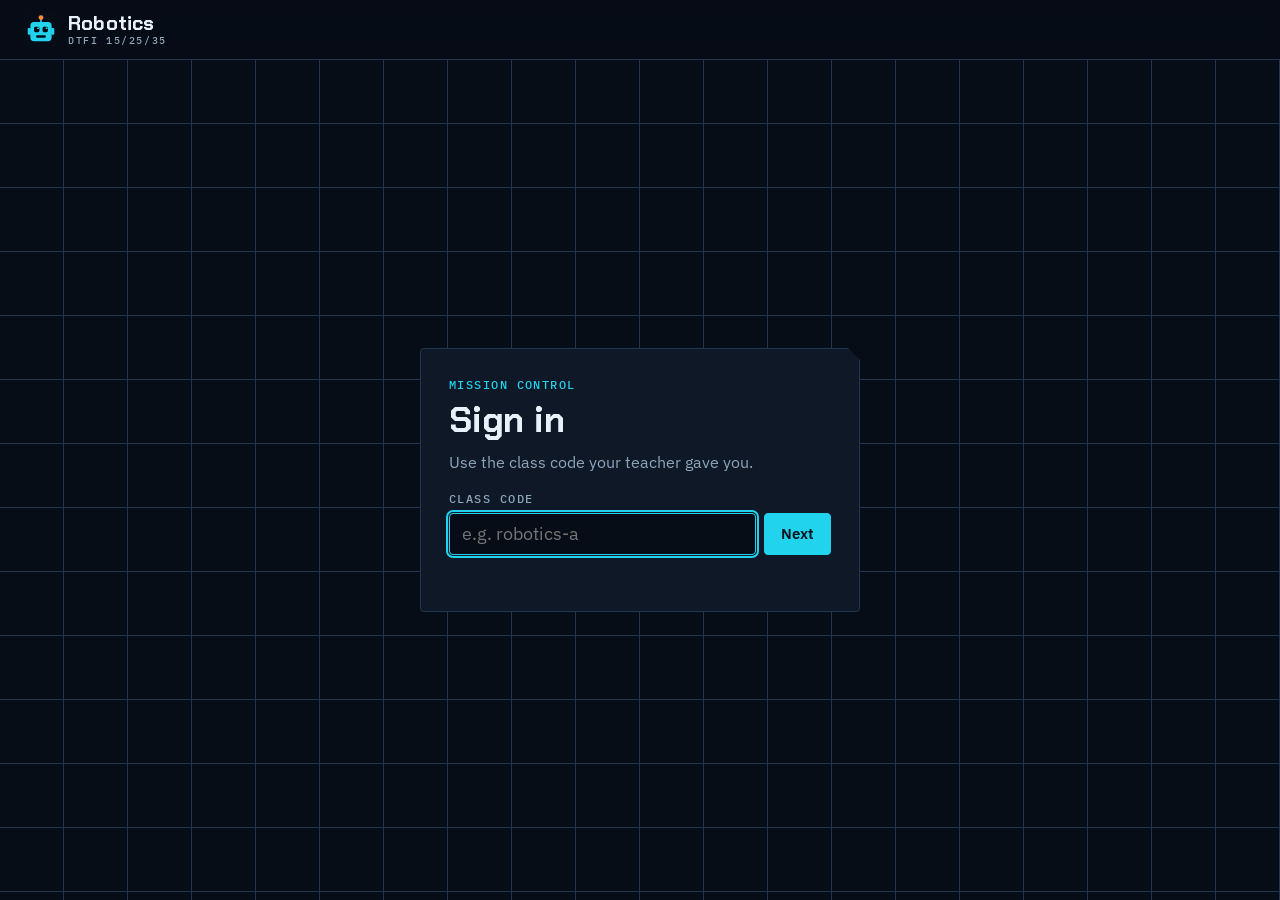
<file: index.html>
<!doctype html>
<html lang="en">
<head>
<meta charset="utf-8">
<meta name="viewport" content="width=device-width, initial-scale=1">
<title>Robotics · DTFI 15/25/35</title>
<meta name="description" content="Mr. Cathcart's Robotics (DTFI 15/25/35): self-paced Arduino missions with build guides, explainers, a virtual UNO, and a place to hand in your work.">
<meta name="theme-color" content="#070d17">
<link rel="icon" href="data:image/svg+xml,%3Csvg xmlns='http://www.w3.org/2000/svg' viewBox='0 0 64 64'%3E%3Crect width='64' height='64' rx='10' fill='%23070d17'/%3E%3Cpath d='M32 18v-7' stroke='%2322d3ee' stroke-width='3'/%3E%3Ccircle cx='32' cy='8.5' r='4.5' fill='%23ff8a3d'/%3E%3Crect x='7' y='28' width='6' height='13' rx='2' fill='%2322d3ee'/%3E%3Crect x='51' y='28' width='6' height='13' rx='2' fill='%2322d3ee'/%3E%3Crect x='12' y='17' width='40' height='36' rx='7' fill='%2322d3ee'/%3E%3Crect x='19' y='26' width='10' height='10' rx='2.5' fill='%23070d17'/%3E%3Crect x='35' y='26' width='10' height='10' rx='2.5' fill='%23070d17'/%3E%3Crect x='23' y='42' width='18' height='4.5' rx='1.5' fill='%23070d17'/%3E%3C/svg%3E">
<link rel="preconnect" href="https://fonts.googleapis.com">
<link rel="preconnect" href="https://fonts.gstatic.com" crossorigin>
<link rel="stylesheet" href="https://fonts.googleapis.com/css2?family=Chakra+Petch:wght@500;600;700&family=IBM+Plex+Mono:wght@400;500;600&family=IBM+Plex+Sans:ital,wght@0,400;0,500;0,600;1,400&display=swap">
<link rel="stylesheet" href="assets/rl.css">
<link rel="stylesheet" href="assets/app.css">
<script src="js/ns.js"></script>
<script src="js/config.js"></script>
</head>
<body>
<header id="topbar" class="topbar"></header>
<main id="view" class="view"><div class="loading">LOADING…</div></main>
<script src="js/catalog.js"></script>
<script src="js/api.js"></script>
<script src="js/cal.js"></script>
<script src="js/kit/ui.js"></script>
<script src="js/kit/code.js"></script>
<script src="js/kit/board.js"></script>
<script src="js/kit/parts.js"></script>
<script src="js/kit/sim.js"></script>
<script src="js/kit/car.js"></script>
<script src="js/kit/carkit.js"></script>
<script src="js/kit/lightart.js"></script>
<script src="js/kit/fusion.js"></script>
<script src="js/kit/fusion2.js"></script>
<script src="js/missions/f01.js"></script>
<script src="js/missions/f02.js"></script>
<script src="js/missions/f03.js"></script>
<script src="js/missions/f04.js"></script>
<script src="js/missions/f05.js"></script>
<script src="js/missions/f06.js"></script>
<script src="js/missions/f07.js"></script>
<script src="js/missions/f08.js"></script>
<script src="js/missions/m01.js"></script>
<script src="js/missions/m02.js"></script>
<script src="js/missions/m03.js"></script>
<script src="js/missions/m04.js"></script>
<script src="js/missions/m05.js"></script>
<script src="js/missions/m06.js"></script>
<script src="js/missions/m07.js"></script>
<script src="js/missions/m08.js"></script>
<script src="js/missions/m09.js"></script>
<script src="js/solutions/m01.js"></script>
<script src="js/solutions/m02.js"></script>
<script src="js/solutions/m03.js"></script>
<script src="js/solutions/m04.js"></script>
<script src="js/solutions/m05.js"></script>
<script src="js/solutions/m06.js"></script>
<script src="js/solutions/m07.js"></script>
<script src="js/solutions/m08.js"></script>
<script src="js/solutions/m09.js"></script>
<script src="js/missions/r01.js"></script>
<script src="js/missions/r02.js"></script>
<script src="js/missions/r03.js"></script>
<script src="js/missions/r04.js"></script>
<script src="js/missions/r05.js"></script>
<script src="js/missions/r06.js"></script>
<script src="js/missions/r07.js"></script>
<script src="js/missions/r08.js"></script>
<script src="js/app.js"></script>
</body>
</html>
</file>
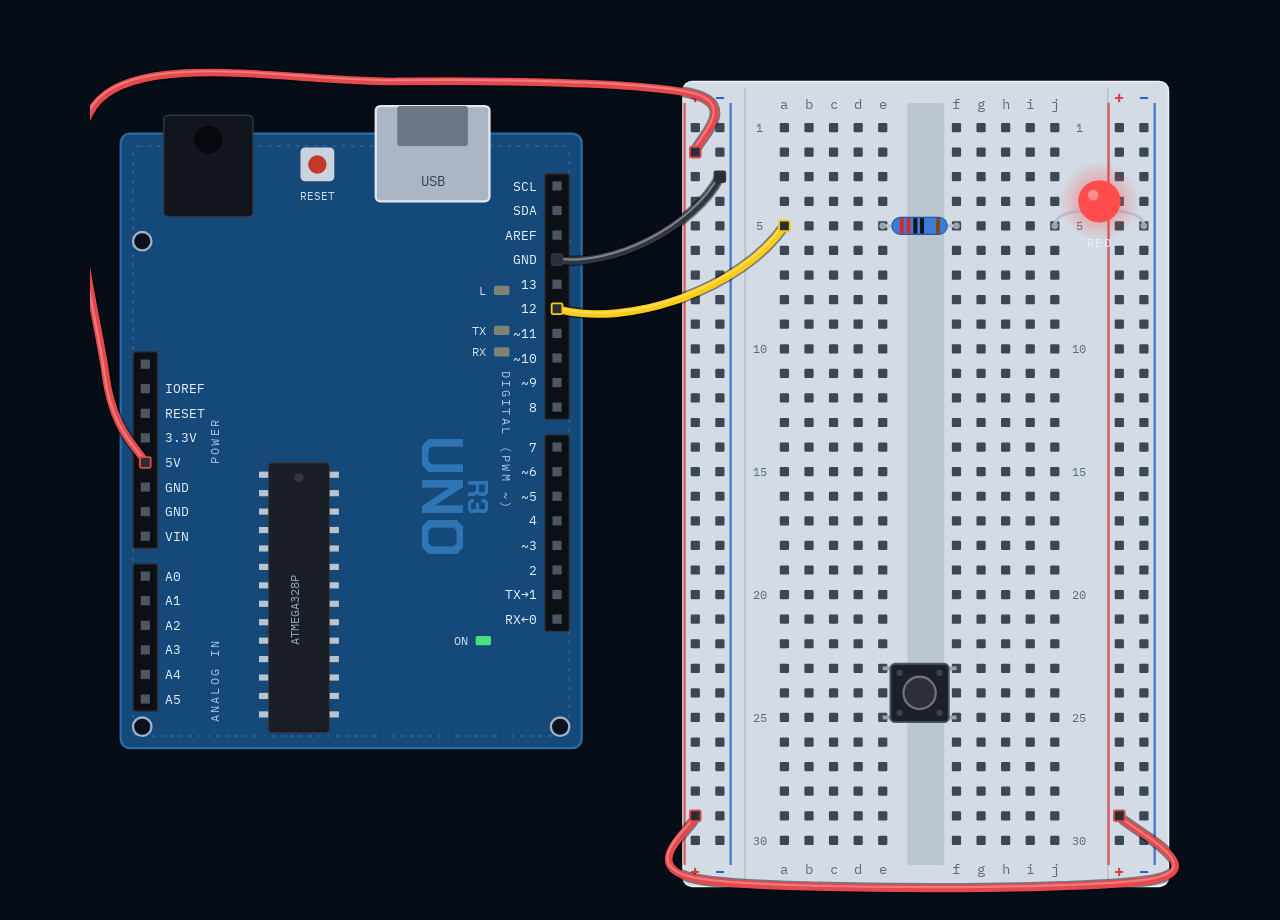
<file: tests/dev_board.html>
<!doctype html><html><head><meta charset="utf-8"><link rel="stylesheet" href="../assets/rl.css"><link rel="stylesheet" href="../assets/app.css">
<link rel="stylesheet" href="https://fonts.googleapis.com/css2?family=Chakra+Petch:wght@500;600;700&family=IBM+Plex+Mono:wght@400;500;600&family=IBM+Plex+Sans:wght@400;500;600&display=swap">
</head><body><div id="x" style="max-width:1100px;margin:20px auto"></div>
<script>window.RL={esc:function(s){return String(s)}};</script>
<script src="../js/kit/board.js"></script>
<script>
var parts={
 v5:{type:'wire',from:'5V',to:'L+2',color:'red',via:[[10,230],[6,52],[200,40],[392,48]],name:'Red wire'},
 gnd:{type:'wire',from:'GNDd',to:'L-3',color:'black',name:'Black wire'},
 r1:{type:'res',from:'e5',to:'f5',ohms:220,name:'220 Ω'},
 l1:{type:'led',a:'j5',k:'R-5',color:'red',label:'RED'},
 w1:{type:'wire',from:'D12',to:'a5',color:'yellow'},
 b1:{type:'button',at:'e23'},
 br1:{type:'wire',from:'L+29',to:'R+29',color:'red',via:[[400,560],[690,560]]}
};
var B=RL.Board.render({parts:parts}); document.getElementById('x').appendChild(B.svg); B.setLit('l1',1);
</script></body></html>
</file>
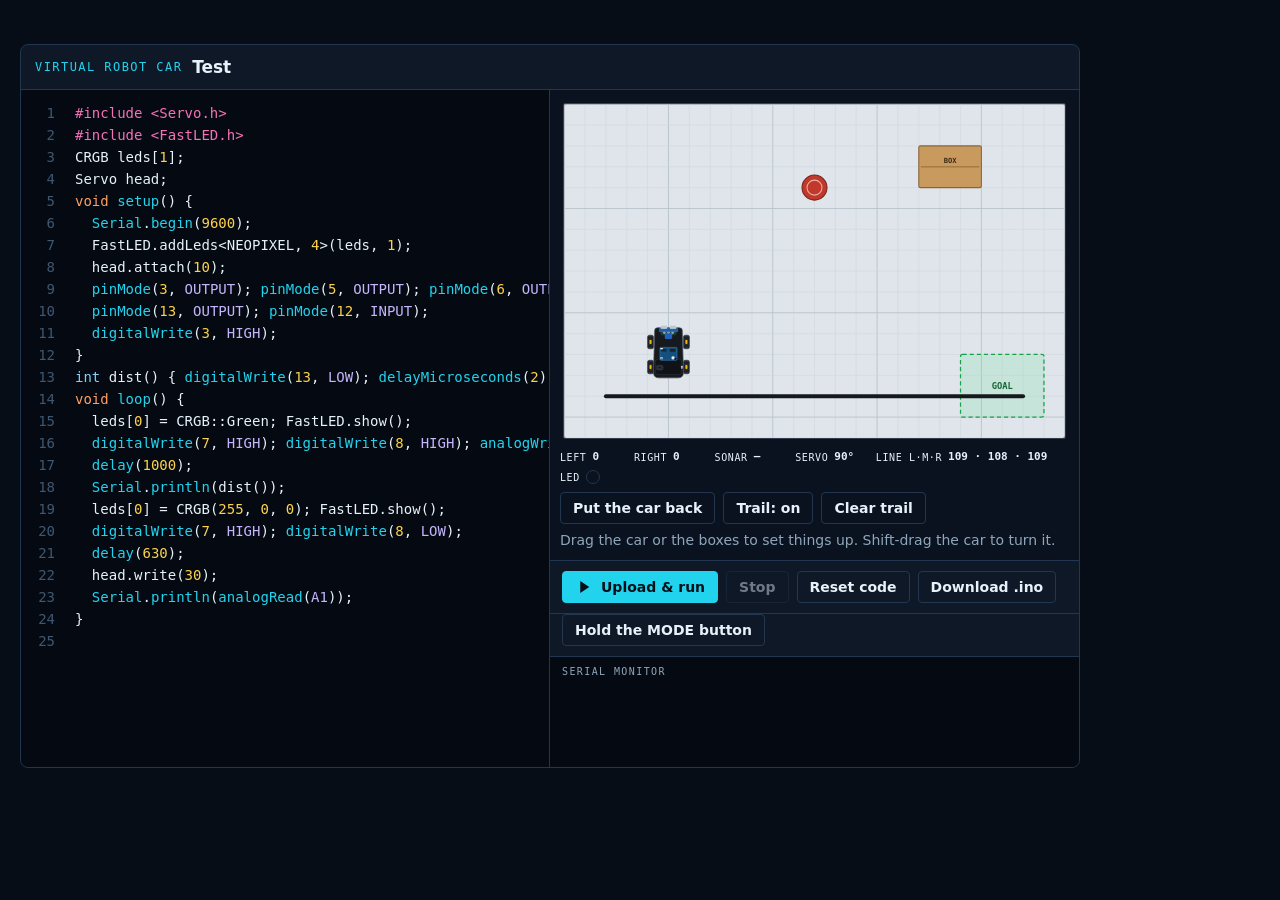
<file: tests/dev_car.html>
<!doctype html><html data-theme="dark"><head><meta charset="utf-8"><link rel="stylesheet" href="../assets/rl.css"><link rel="stylesheet" href="../assets/app.css">
<script src="../js/ns.js"></script><script src="../js/kit/ui.js"></script><script src="../js/kit/code.js"></script><script src="../js/kit/board.js"></script><script src="../js/kit/parts.js"></script><script src="../js/kit/sim.js"></script><script src="../js/kit/car.js"></script></head>
<body style="padding:20px;max-width:1100px"><div id="a"></div>
<script>
var store = {}, ctx = { check: function (k, v) { if (v !== undefined) store[k] = v; return store[k]; }, answer: function (k, v) { if (v !== undefined) store[k] = v; return store[k] || ''; } };
var code = [
'#include <Servo.h>',
'#include <FastLED.h>',
'CRGB leds[1];',
'Servo head;',
'void setup() {',
'  Serial.begin(9600);',
'  FastLED.addLeds<NEOPIXEL, 4>(leds, 1);',
'  head.attach(10);',
'  pinMode(3, OUTPUT); pinMode(5, OUTPUT); pinMode(6, OUTPUT); pinMode(7, OUTPUT); pinMode(8, OUTPUT);',
'  pinMode(13, OUTPUT); pinMode(12, INPUT);',
'  digitalWrite(3, HIGH);',
'}',
'int dist() { digitalWrite(13, LOW); delayMicroseconds(2); digitalWrite(13, HIGH); delayMicroseconds(10); digitalWrite(13, LOW); return pulseIn(12, HIGH) / 58; }',
'void loop() {',
'  leds[0] = CRGB::Green; FastLED.show();',
'  digitalWrite(7, HIGH); digitalWrite(8, HIGH); analogWrite(5, 150); analogWrite(6, 150);',
'  delay(1000);',
'  Serial.println(dist());',
'  leds[0] = CRGB(255, 0, 0); FastLED.show();',
'  digitalWrite(7, HIGH); digitalWrite(8, LOW);',
'  delay(630);',
'  head.write(30);',
'  Serial.println(analogRead(A1));',
'}'].join('\n');
window.api = RL.Car.sim(document.getElementById('a'), { title: 'Test', code: code, name: 't', ctx: ctx, world: { w: 240, h: 160, start: { x: 50, y: 120, h: 0 }, boxes: [{ x: 170, y: 20, w: 30, h: 20, drag: true, label: 'BOX' }], cans: [{ x: 120, y: 40, r: 6 }], lines: [{ pts: [[20, 140], [220, 140]], w: 1.9 }], zones: [{ id: 'goal', x: 190, y: 120, w: 40, h: 30, label: 'GOAL' }] } });
</script></body></html>
</file>
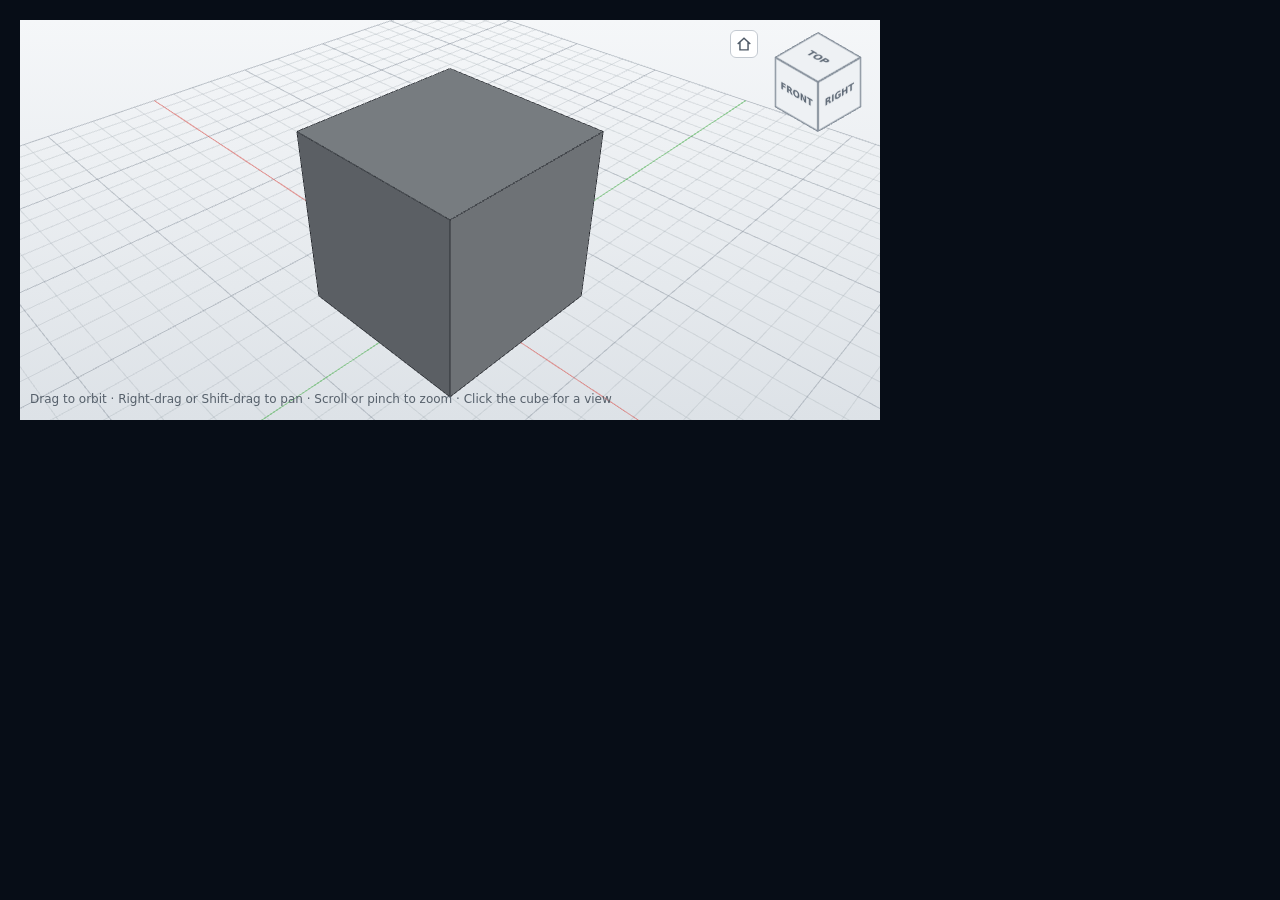
<file: tests/dev_fusion.html>
<!doctype html><html data-theme="dark"><head><meta charset="utf-8"><link rel="stylesheet" href="../assets/rl.css"><link rel="stylesheet" href="../assets/app.css">
<script src="../js/ns.js"></script><script src="../js/kit/ui.js"></script><script src="../js/kit/board.js"></script><script src="../js/kit/fusion.js"></script></head>
<body style="padding:20px;max-width:900px"><div id="a"></div>
<script>
var store = {}, ctx = { check: function (k, v) { if (v !== undefined) store[k] = v; return store[k]; }, answer: function (k, v) { if (v !== undefined) store[k] = v; return store[k] || ''; } };
window.V = RL.Fusion.viewer(document.getElementById('a'), { height: 400 });
V.ready.then(function () { var T = V.T; var g = new T.BoxGeometry(30, 30, 30); g.translate(0, 0, 15); V.root.add(RL.Fusion.solid(T, g)); V.fit(V.root, { now: true }); window.READY = 1; });
</script></body></html>
</file>
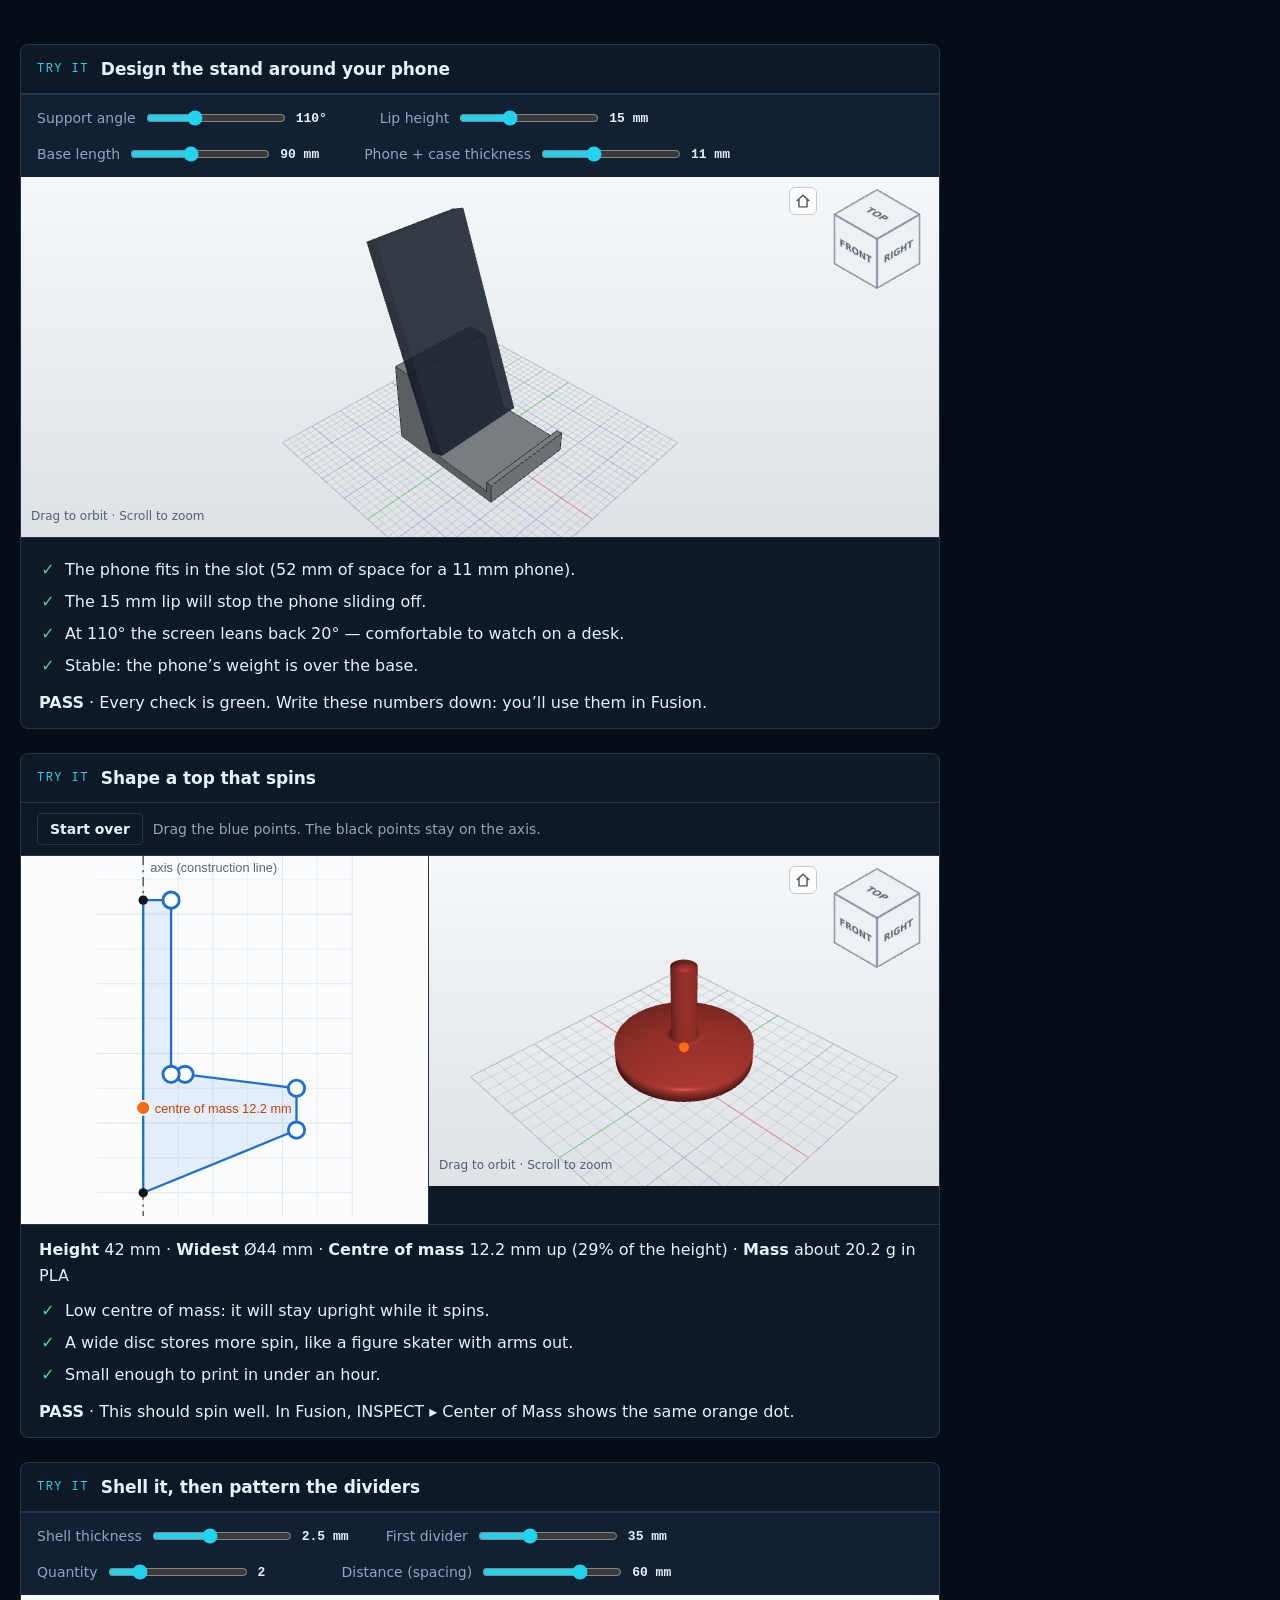
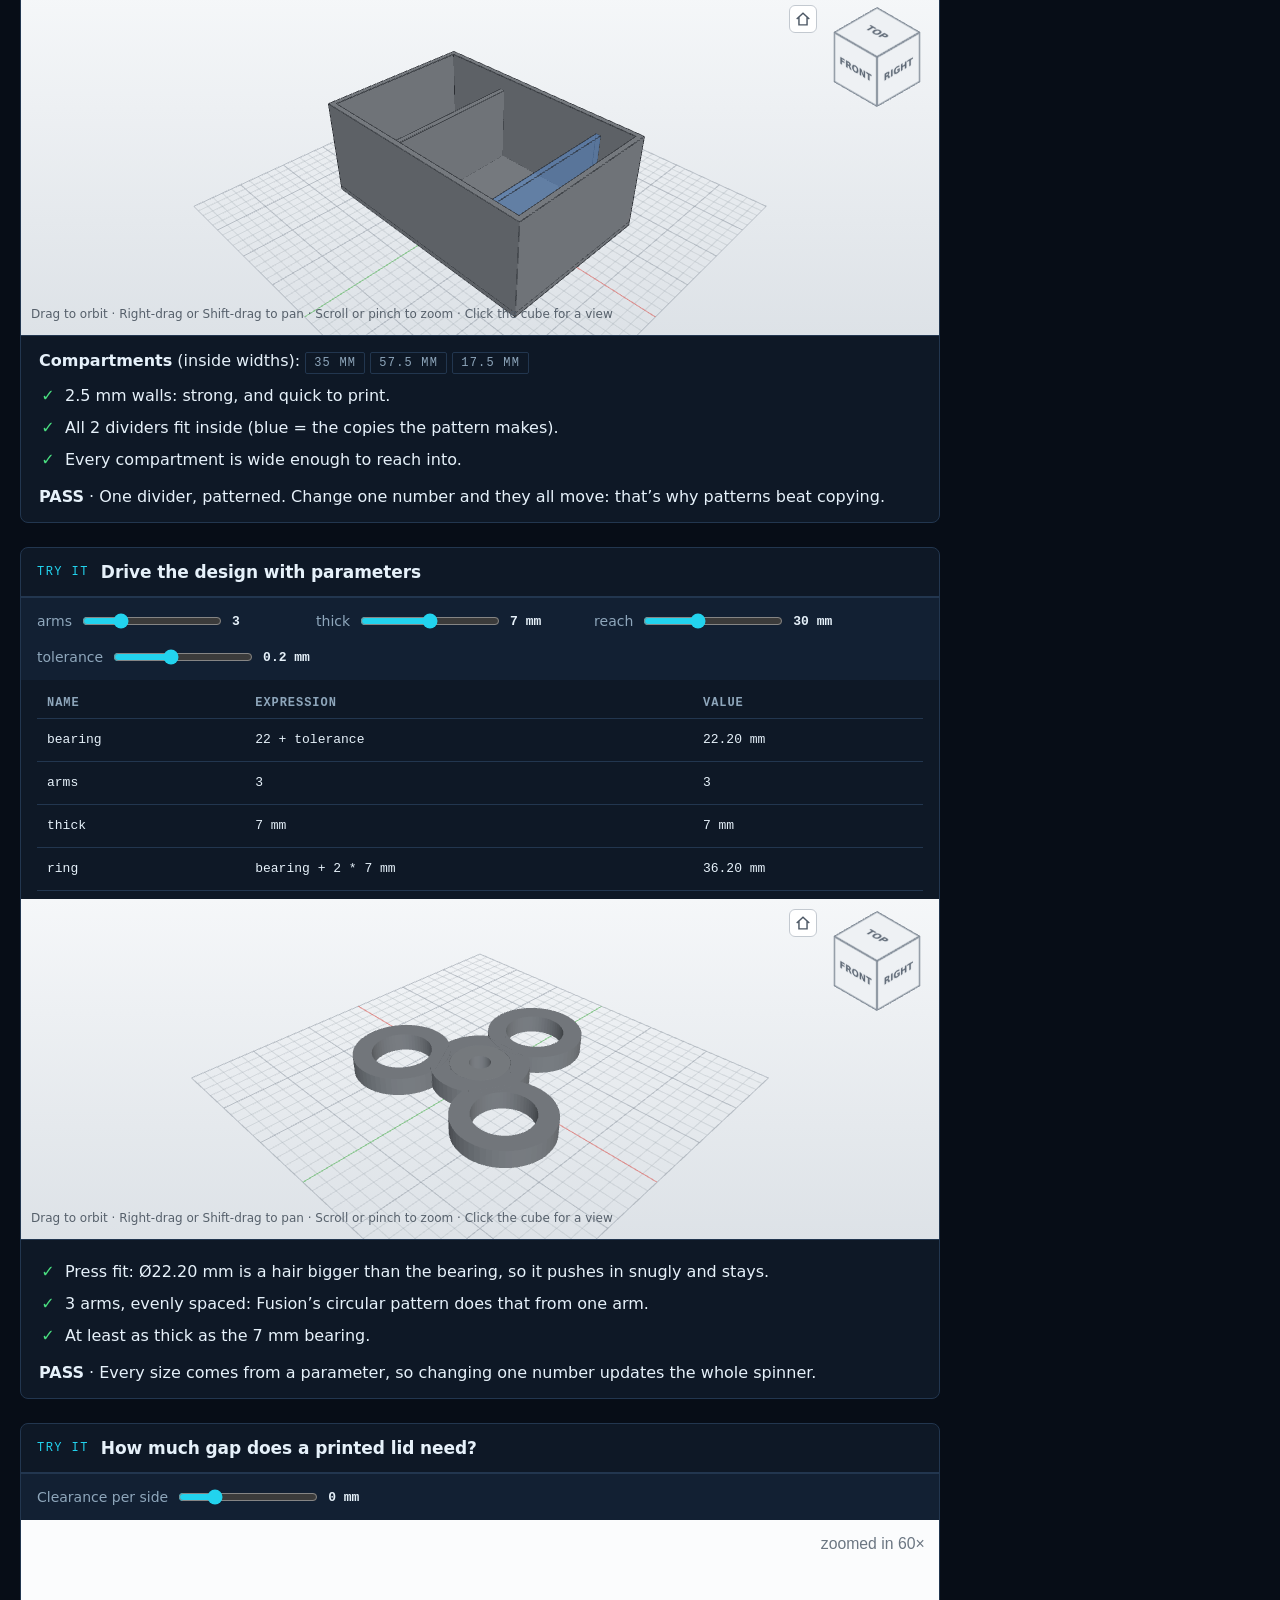
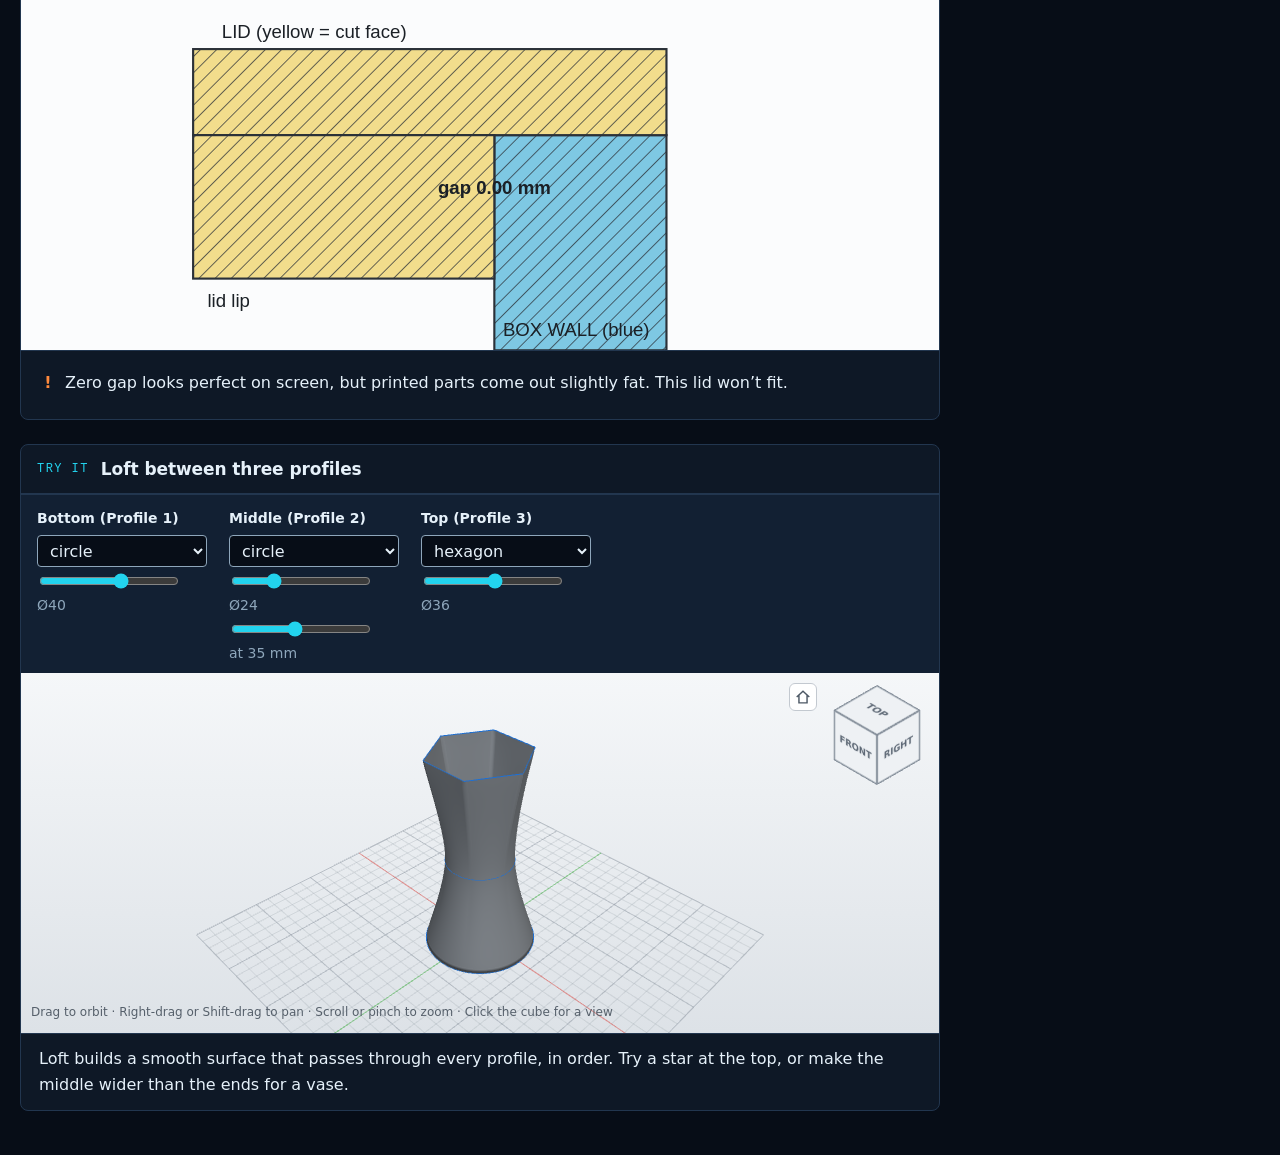
<file: tests/dev_labs.html>
<!doctype html><html data-theme="dark"><head><meta charset="utf-8"><link rel="stylesheet" href="../assets/rl.css"><link rel="stylesheet" href="../assets/app.css">
<script src="../js/ns.js"></script><script src="../js/kit/ui.js"></script><script src="../js/kit/board.js"></script><script src="../js/kit/fusion.js"></script><script src="../js/kit/fusion2.js"></script></head>
<body style="padding:20px;max-width:960px"><div id="a"></div>
<script>
var store = {}, ctx = { check: function (k, v) { if (v !== undefined) store[k] = v; return store[k]; }, answer: function (k, v) { if (v !== undefined) store[k] = v; return store[k] || ''; } };
var a = document.getElementById('a');
['standLab','revolveLab','organizerLab','spinnerLab','clearanceLab','loftLab'].forEach(function (n) { RL.Fusion[n](a, ctx, n); });
</script></body></html>
</file>
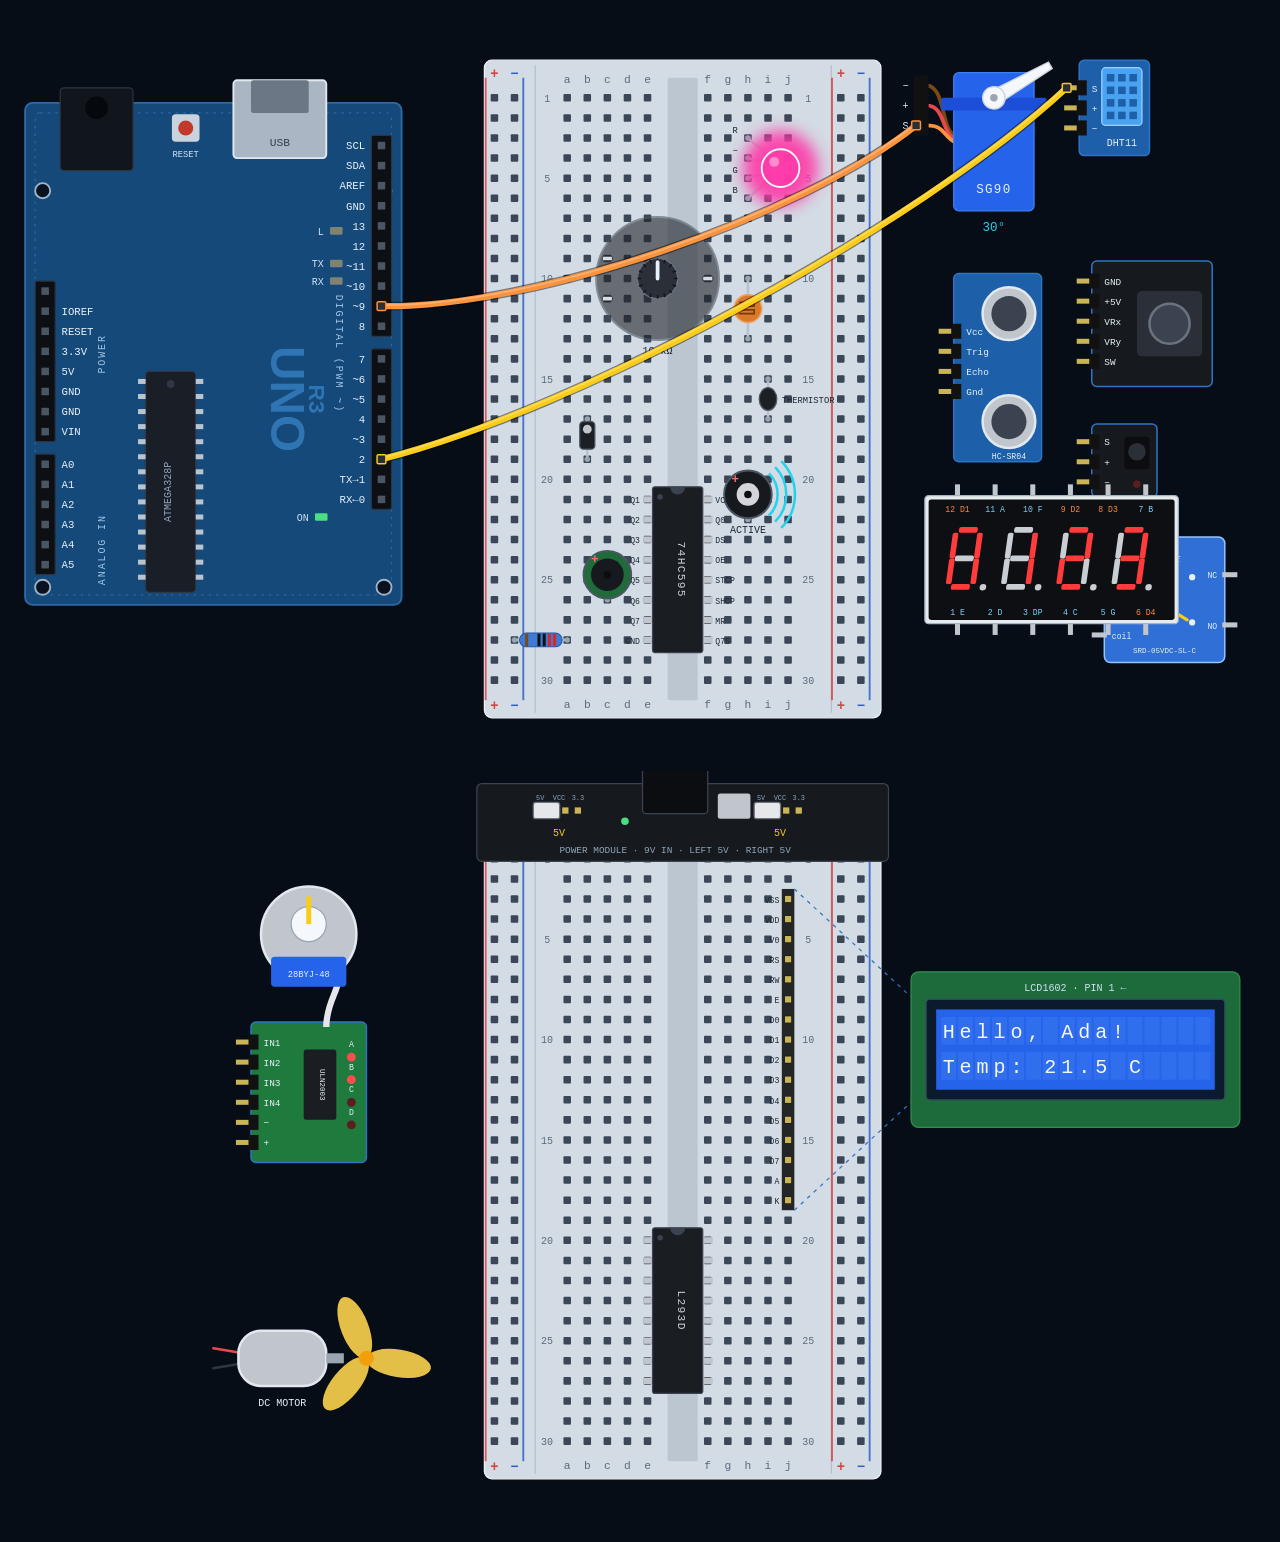
<file: tests/dev_parts.html>
<!doctype html><html><head><meta charset="utf-8"><link rel="stylesheet" href="../assets/rl.css"><link rel="stylesheet" href="../assets/app.css"></head><body><div id="x" style="max-width:1300px;margin:10px auto"></div>
<script>window.RL={esc:function(s){return String(s)}};</script>
<script src="../js/kit/board.js"></script><script src="../js/kit/parts.js"></script>
<script>
var parts={
 rgb:{type:'rgb',at:'h3'}, pot:{type:'pot',at:'c9'}, ldr:{type:'ldr',from:'h10',to:'h13'}, th:{type:'therm',from:'i15',to:'i17'},
 tilt:{type:'tilt',from:'b17',to:'b19'}, bz:{type:'buzzer',a:'h20',k:'h22',variant:'active',label:'ACTIVE'}, bz2:{type:'buzzer',a:'c24',k:'c26',variant:'passive'},
 chip:{type:'chip',at:'e21',label:'74HC595',pinNames:['Q1','Q2','Q3','Q4','Q5','Q6','Q7','GND','Q7S','MR','SHCP','STCP','OE','DS','Q0','VCC']},
 r:{type:'res',from:'a28',to:'L-28',ohms:220},
 servo:{type:'servo',at:[760,30]}, dht:{type:'dht',at:[860,40]}, sonar:{type:'sonar',at:[760,210]}, joy:{type:'joystick',at:[870,200]},
 ir:{type:'ir',at:[870,330]}, relay:{type:'relay',at:[880,420]}, seg:{type:'seg4',at:[740,390]},
 w1:{type:'wire',from:'D9',to:'servo.S',color:'orange'}, w2:{type:'wire',from:'D2',to:'dht.S',color:'yellow'}
};
var B=RL.Board.render({parts:parts,vb:[0,0,1020,600]}); document.getElementById('x').appendChild(B.svg);
B.parts.rgb._setRGB(1,0.2,0.6); B.parts.servo._setAngle(30); B.parts.bz._sound(1); B.parts.seg._setDigit(0,0x3f); B.parts.seg._setDigit(1,0x06); B.parts.seg._setDigit(2,0x5b);B.parts.seg._setDigit(3,0x4f);
B.parts.relay._click(1); B.parts.sonar._ping(); B.parts.tilt._tilt(1);
var p2={lcd:{type:'lcd',at:'j3'}, st:{type:'stepper',at:[200,200]}, m:{type:'dcmotor',at:[180,420]}, l293:{type:'chip',at:'e20',label:'L293D'}, psu:{type:'psu'}};
var B2=RL.Board.render({parts:p2,vb:[0,0,1020,600], uno:false}); document.getElementById('x').appendChild(B2.svg); B2.parts.lcd._setText(['Hello, Ada!','Temp: 21.5 C']); B2.parts.m._spin(0.5); B2.parts.st._coils([1,1,0,0]);
</script></body></html>
</file>
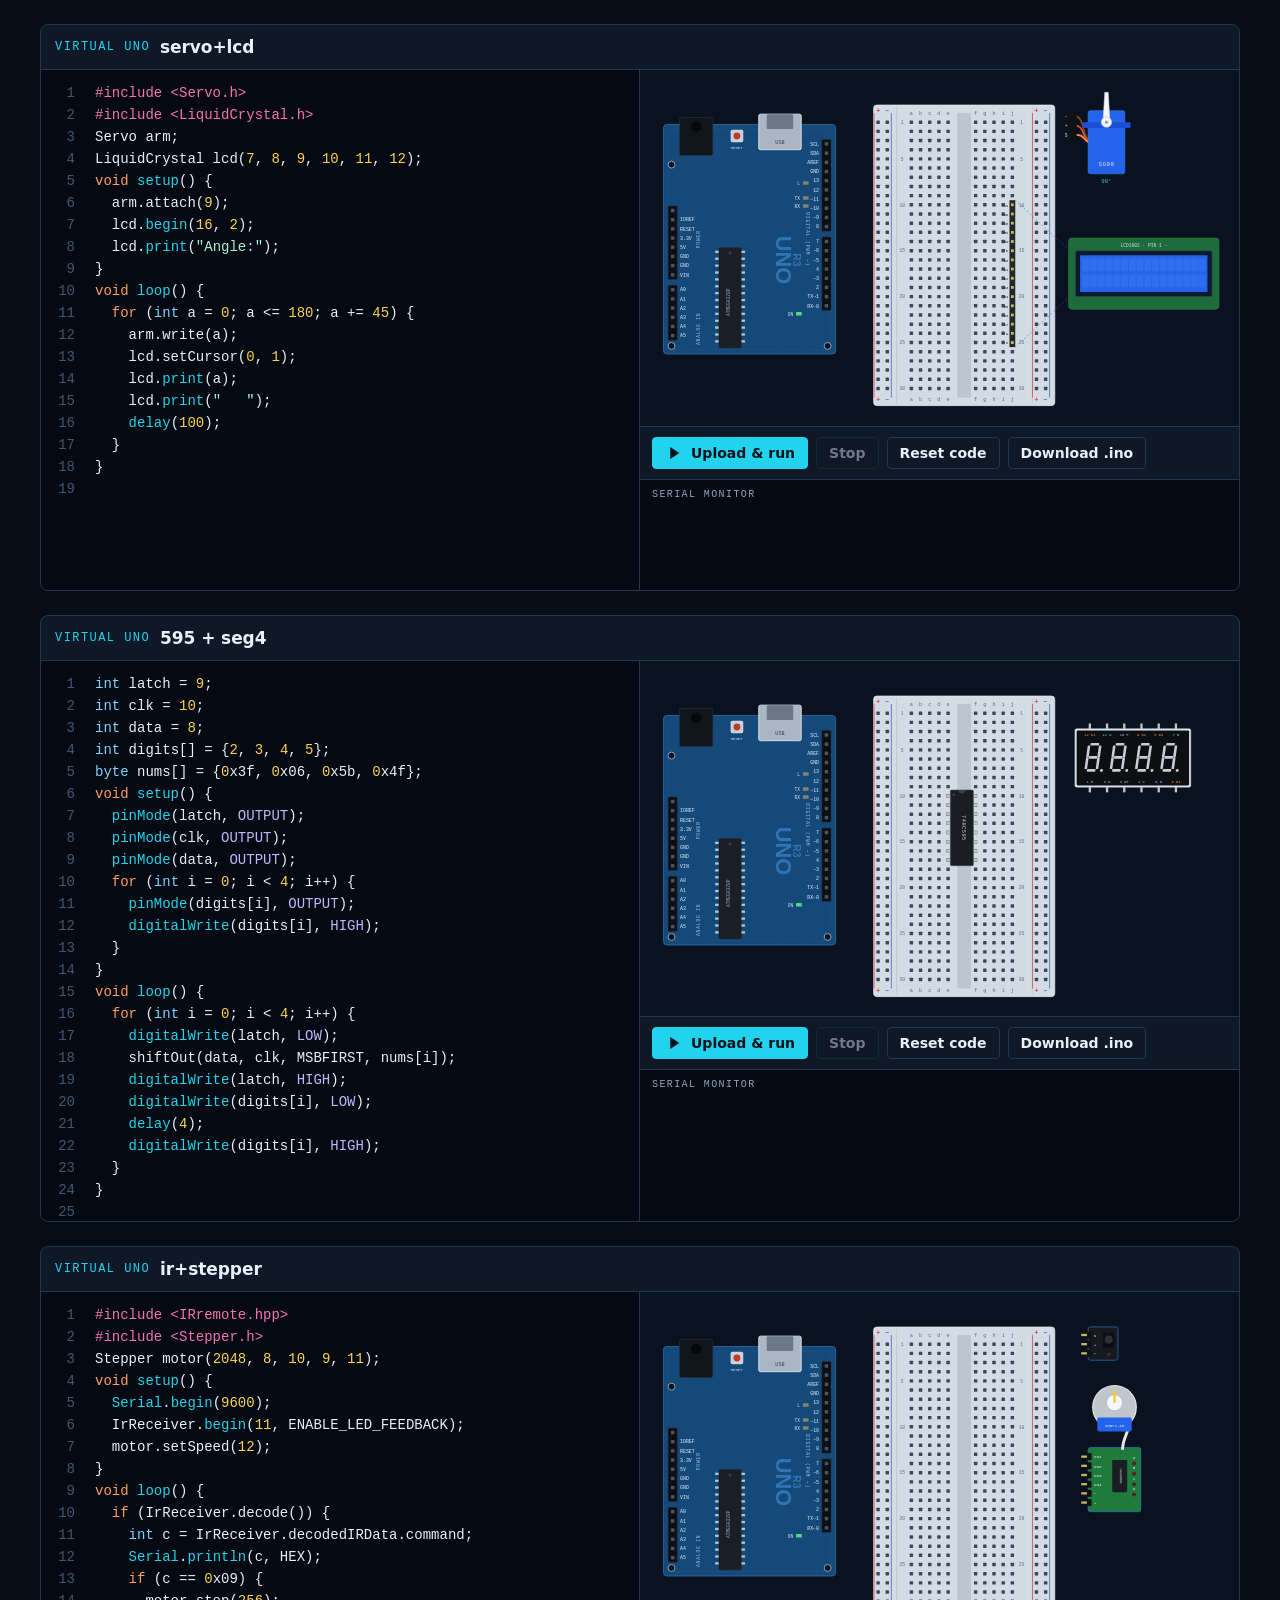
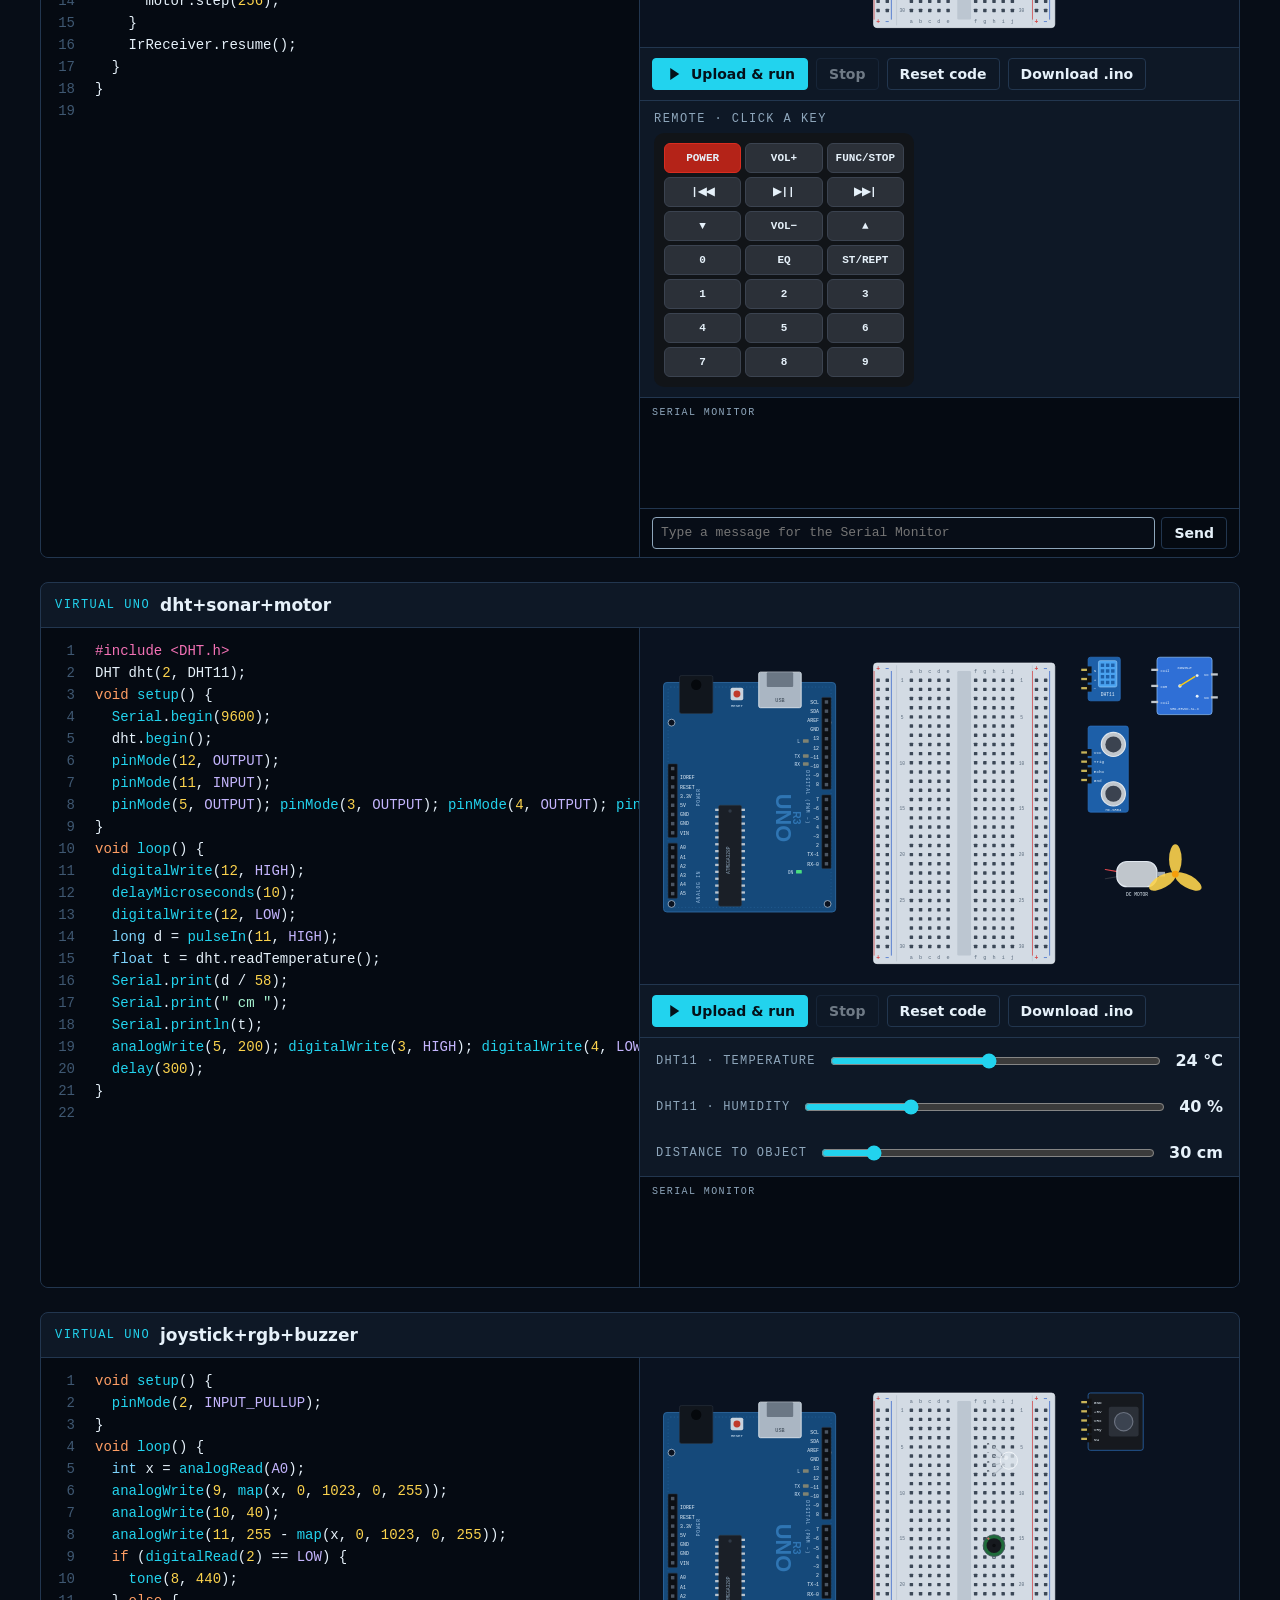
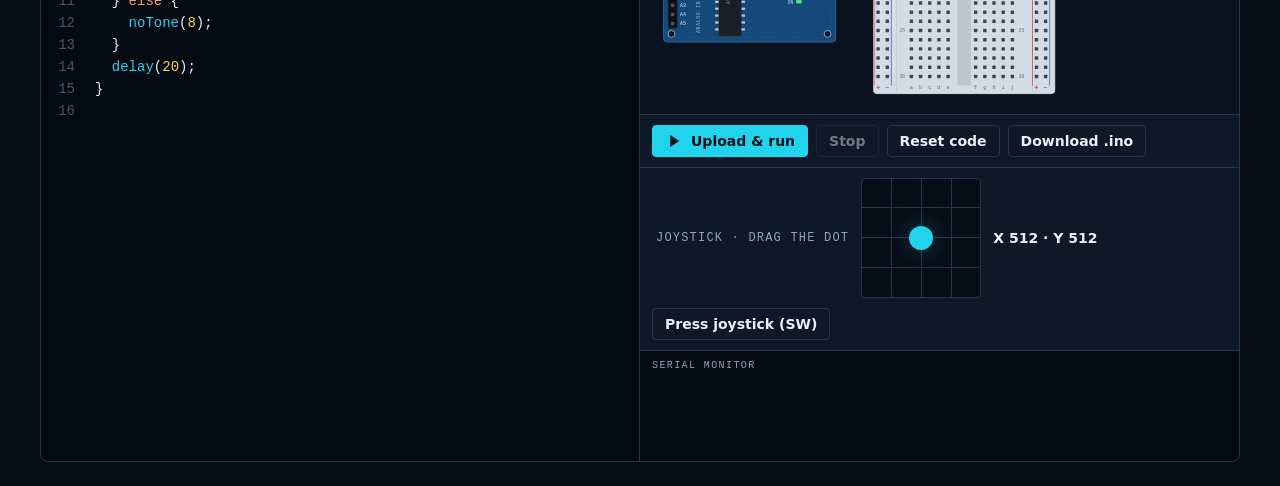
<file: tests/dev_sim.html>
<!doctype html><html><head><meta charset="utf-8"><link rel="stylesheet" href="../assets/rl.css"><link rel="stylesheet" href="../assets/app.css"></head><body><div id="x" style="max-width:1200px;margin:10px auto"></div>
<script src="../js/kit/ui.js"></script><script src="../js/kit/code.js"></script><script src="../js/kit/board.js"></script><script src="../js/kit/parts.js"></script><script src="../js/kit/sim.js"></script>
<script>
var X=document.getElementById('x'), W=RL.Board.WIDE; window.SIMS={};
SIMS.servo = RL.Sim.create(X,{title:'servo+lcd', board:{vb:W, parts:{servo:{type:'servo',at:[760,30]}, lcd:{type:'lcd',at:'j10'}}}, servos:{9:'servo'}, lcd:'lcd',
 code:'#include <Servo.h>\n#include <LiquidCrystal.h>\nServo arm;\nLiquidCrystal lcd(7, 8, 9, 10, 11, 12);\nvoid setup() {\n  arm.attach(9);\n  lcd.begin(16, 2);\n  lcd.print("Angle:");\n}\nvoid loop() {\n  for (int a = 0; a <= 180; a += 45) {\n    arm.write(a);\n    lcd.setCursor(0, 1);\n    lcd.print(a);\n    lcd.print("   ");\n    delay(100);\n  }\n}'});
SIMS.seg = RL.Sim.create(X,{title:'595 + seg4', board:{vb:W, parts:{chip:{type:'chip',at:'e10',label:'74HC595'}, seg:{type:'seg4',at:[740,100]}}}, shift:{data:8,clock:10,latch:9}, seg4:{part:'seg',digits:[2,3,4,5]},
 code:'int latch = 9;\nint clk = 10;\nint data = 8;\nint digits[] = {2, 3, 4, 5};\nbyte nums[] = {0x3f, 0x06, 0x5b, 0x4f};\nvoid setup() {\n  pinMode(latch, OUTPUT);\n  pinMode(clk, OUTPUT);\n  pinMode(data, OUTPUT);\n  for (int i = 0; i < 4; i++) {\n    pinMode(digits[i], OUTPUT);\n    digitalWrite(digits[i], HIGH);\n  }\n}\nvoid loop() {\n  for (int i = 0; i < 4; i++) {\n    digitalWrite(latch, LOW);\n    shiftOut(data, clk, MSBFIRST, nums[i]);\n    digitalWrite(latch, HIGH);\n    digitalWrite(digits[i], LOW);\n    delay(4);\n    digitalWrite(digits[i], HIGH);\n  }\n}'});
SIMS.ir = RL.Sim.create(X,{title:'ir+stepper', board:{vb:W, parts:{ir:{type:'ir',at:[760,40]}, st:{type:'stepper',at:[760,250]}}}, ir:{pin:11,part:'ir'}, stepper:'st', serialInput:true,
 code:'#include <IRremote.hpp>\n#include <Stepper.h>\nStepper motor(2048, 8, 10, 9, 11);\nvoid setup() {\n  Serial.begin(9600);\n  IrReceiver.begin(11, ENABLE_LED_FEEDBACK);\n  motor.setSpeed(12);\n}\nvoid loop() {\n  if (IrReceiver.decode()) {\n    int c = IrReceiver.decodedIRData.command;\n    Serial.println(c, HEX);\n    if (c == 0x09) {\n      motor.step(256);\n    }\n    IrReceiver.resume();\n  }\n}'});
SIMS.dht = RL.Sim.create(X,{title:'dht+sonar+motor', board:{vb:W, parts:{dht:{type:'dht',at:[760,30]}, so:{type:'sonar',at:[760,150]}, m:{type:'dcmotor',at:[800,360]}, rl:{type:'relay',at:[880,30]}}}, dht:{pin:2,temp:24,hum:40}, sonar:{trig:12,echo:11,part:'so',cm:30}, motor:{en:5,in1:3,in2:4,part:'m'}, relays:{7:'rl'},
 code:'#include <DHT.h>\nDHT dht(2, DHT11);\nvoid setup() {\n  Serial.begin(9600);\n  dht.begin();\n  pinMode(12, OUTPUT);\n  pinMode(11, INPUT);\n  pinMode(5, OUTPUT); pinMode(3, OUTPUT); pinMode(4, OUTPUT); pinMode(7, OUTPUT);\n}\nvoid loop() {\n  digitalWrite(12, HIGH);\n  delayMicroseconds(10);\n  digitalWrite(12, LOW);\n  long d = pulseIn(11, HIGH);\n  float t = dht.readTemperature();\n  Serial.print(d / 58);\n  Serial.print(" cm ");\n  Serial.println(t);\n  analogWrite(5, 200); digitalWrite(3, HIGH); digitalWrite(4, LOW); digitalWrite(7, HIGH);\n  delay(300);\n}'});
SIMS.joy = RL.Sim.create(X,{title:'joystick+rgb+buzzer', board:{vb:W, parts:{j:{type:'joystick',at:[760,40]}, rgb:{type:'rgb',at:'h5'}, bz:{type:'buzzer',a:'h15',k:'h17',variant:'passive'}}}, joystick:{x:0,y:1,sw:2,part:'j'}, rgb:{part:'rgb',r:9,g:10,b:11}, buzzers:{8:{part:'bz',type:'passive'}},
 code:'void setup() {\n  pinMode(2, INPUT_PULLUP);\n}\nvoid loop() {\n  int x = analogRead(A0);\n  analogWrite(9, map(x, 0, 1023, 0, 255));\n  analogWrite(10, 40);\n  analogWrite(11, 255 - map(x, 0, 1023, 0, 255));\n  if (digitalRead(2) == LOW) {\n    tone(8, 440);\n  } else {\n    noTone(8);\n  }\n  delay(20);\n}'});
</script></body></html>
</file>
<file: assets/rl.css>
/* Robotics Lab design system: tokens + base components (shared by the student site and the teacher dashboard). */
:root {
  --bg: #070d17; --panel: #0e1826; --panel-2: #122033; --grid: #22364f; --ink: #e6f1fa; --ink-muted: #8ea6bb;
  --cyan: #22d3ee; --cyan-soft: #0a2a36; --on-cyan: #04111a;
  --signal: #ff8a3d; --signal-soft: #3a1a08; --on-signal: #1a0a02;
  --go: #4ade80; --go-soft: #0b2a17; --focus: var(--cyan);
  --glow: 0 0 0 1px #22d3ee, 0 0 24px rgba(34, 211, 238, 0.35);
  --display: "Chakra Petch", "Eurostile", "Arial Narrow", system-ui, sans-serif;
  --sans: "IBM Plex Sans", system-ui, -apple-system, "Segoe UI", sans-serif;
  --mono: "IBM Plex Mono", ui-monospace, "SF Mono", Menlo, Consolas, monospace;
  --s1: 4px; --s2: 8px; --s4: 16px; --s6: 24px; --s10: 40px;
  --r-xs: 2px; --r-sm: 4px; --r-md: 8px;
  --cut: polygon(0 0, calc(100% - 12px) 0, 100% 12px, 100% 100%, 0 100%);
  --cyan-hover: #5ee3f5; --topbar: rgba(7, 13, 23, 0.92); --shade: rgba(142, 166, 187, 0.06);
  color-scheme: dark;
}
* { box-sizing: border-box; }
html { -webkit-text-size-adjust: 100%; }
body { margin: 0; background: var(--bg); color: var(--ink); font: 400 16px/26px var(--sans); min-height: 100vh; }
a { color: var(--cyan); }
a:hover { text-decoration-thickness: 2px; }
:focus-visible { outline: 2px solid var(--focus); outline-offset: 2px; }
h1, h2, h3 { font-family: var(--display); margin: 0; letter-spacing: -0.005em; }
h1 { font-size: 36px; line-height: 42px; font-weight: 700; }
h2 { font-size: 24px; line-height: 30px; font-weight: 600; }
h3 { font-size: 18px; line-height: 24px; font-weight: 600; }
p { margin: 0 0 var(--s4); }
code, kbd, pre { font-family: var(--mono); }
code { font-size: 0.92em; background: var(--panel-2); border: 1px solid var(--grid); border-radius: var(--r-xs); padding: 0 4px; }
.lead { font-size: 19px; line-height: 30px; color: var(--ink); }
.small { font-size: 14px; line-height: 20px; }
.muted { color: var(--ink-muted); }
.label { font: 500 12px/16px var(--mono); letter-spacing: 0.12em; text-transform: uppercase; color: var(--ink-muted); }
.label.c { color: var(--cyan); }
.hide { display: none !important; }
.sr { position: absolute; width: 1px; height: 1px; overflow: hidden; clip: rect(0 0 0 0); white-space: nowrap; }

/* buttons */
.btn { display: inline-flex; align-items: center; justify-content: center; gap: var(--s2); min-height: 40px; padding: 8px 16px; border-radius: var(--r-sm);
  border: 1px solid var(--cyan); background: transparent; color: var(--cyan); font: 600 15px/20px var(--sans); cursor: pointer; text-decoration: none; white-space: nowrap; }
.btn:hover { background: var(--cyan-soft); }
.btn-primary { background: var(--cyan); color: var(--on-cyan); }
.btn-primary:hover { background: var(--cyan-hover); }
.btn-ghost { border-color: var(--grid); color: var(--ink); }
.btn-ghost:hover { border-color: var(--ink-muted); background: var(--panel-2); }
.btn-small { min-height: 32px; padding: 4px 12px; font-size: 14px; }
.btn-signal { border-color: var(--signal); color: var(--signal); }
.btn-signal:hover { background: var(--signal-soft); }
.btn:disabled, .btn[aria-disabled="true"] { opacity: 0.45; cursor: not-allowed; }
.btn svg { width: 18px; height: 18px; fill: none; stroke: currentColor; stroke-width: 2; stroke-linecap: square; }
.iconbtn { width: 40px; padding: 0; }

/* surfaces */
.panel { background: var(--panel); border: 1px solid var(--grid); border-radius: var(--r-sm); }
.cut { clip-path: var(--cut); }
.tag { display: inline-flex; align-items: center; gap: 6px; padding: 2px 8px; border-radius: var(--r-xs); font: 500 12px/16px var(--mono); letter-spacing: 0.1em; text-transform: uppercase;
  border: 1px solid var(--grid); color: var(--ink-muted); background: transparent; white-space: nowrap; }
.tag.c { color: var(--cyan); background: var(--cyan-soft); border-color: transparent; }
.tag.go { color: var(--go); background: var(--go-soft); border-color: transparent; }
.tag.sig { color: var(--signal); background: var(--signal-soft); border-color: transparent; }
.tag.solid-sig { color: var(--on-signal); background: var(--signal); border-color: transparent; }
.callout { border-radius: var(--r-sm); padding: var(--s4) var(--s4) var(--s4) var(--s4); margin: var(--s4) 0; background: var(--cyan-soft); }
.callout > .label { display: block; color: var(--cyan); margin-bottom: 6px; }
.callout p:last-child, .callout ul:last-child { margin-bottom: 0; }
.callout.safety { background: var(--signal-soft); }
.callout.safety > .label { display: inline-block; color: var(--on-signal); background: var(--signal); padding: 2px 8px; border-radius: var(--r-xs); }
.callout.plain { background: var(--panel-2); border: 1px solid var(--grid); }
.callout.plain > .label { color: var(--ink-muted); }
.blueprint { background-color: var(--bg); background-image: linear-gradient(var(--grid) 1px, transparent 1px), linear-gradient(90deg, var(--grid) 1px, transparent 1px);
  background-size: 64px 64px; background-position: -1px -1px; }
.blueprint-faint { position: relative; }
.blueprint-faint::before { content: ''; position: absolute; inset: 0; pointer-events: none; opacity: 0.35;
  background-image: linear-gradient(var(--grid) 1px, transparent 1px), linear-gradient(90deg, var(--grid) 1px, transparent 1px); background-size: 64px 64px; }
.brackets { position: relative; }
.brackets::before, .brackets::after { content: ''; position: absolute; width: 14px; height: 14px; border: 1px solid var(--cyan); pointer-events: none; }
.brackets::before { top: -6px; left: -6px; border-right: 0; border-bottom: 0; box-shadow: none; }
.brackets::after { bottom: -6px; right: -6px; border-left: 0; border-top: 0; }

/* inputs */
input[type=text], input[type=password], input[type=number], input[type=date], input[type=search], select, textarea {
  font: 400 16px/24px var(--sans); color: var(--ink); background: var(--bg); border: 1px solid var(--ink-muted); border-radius: var(--r-sm); padding: 8px 12px; min-height: 40px; }
input:focus, select:focus, textarea:focus { outline: 2px solid var(--focus); outline-offset: 1px; border-color: var(--cyan); }
textarea { width: 100%; resize: vertical; min-height: 96px; }
input[type=date]::-webkit-calendar-picker-indicator { filter: invert(0.8); }
:root[data-theme="light"] input[type=date]::-webkit-calendar-picker-indicator { filter: none; }

/* top bar */
.topbar { position: sticky; top: 0; z-index: 30; display: flex; align-items: center; gap: var(--s4); padding: 10px 24px; background: var(--topbar);
  backdrop-filter: blur(8px); border-bottom: 1px solid var(--grid); min-height: 60px; }
.brand { display: flex; flex-direction: column; text-decoration: none; color: var(--ink); line-height: 1; }
.brand b { font: 700 20px/22px var(--display); letter-spacing: 0.01em; }
.brand span { font: 500 10px/14px var(--mono); letter-spacing: 0.16em; color: var(--ink-muted); text-transform: uppercase; }
.crumbs { display: flex; align-items: center; gap: 8px; min-width: 0; flex: 1; font: 500 12px/16px var(--mono); letter-spacing: 0.1em; text-transform: uppercase; color: var(--ink-muted); }
.crumbs a { color: var(--ink-muted); text-decoration: none; }
.crumbs a:hover { color: var(--cyan); }
.crumbs .sep { opacity: 0.5; }
.crumbs .cur { color: var(--ink); white-space: nowrap; overflow: hidden; text-overflow: ellipsis; }
.who { display: flex; align-items: center; gap: var(--s2); font-size: 14px; color: var(--ink-muted); }
.netdot { width: 8px; height: 8px; border-radius: 50%; background: var(--ink-muted); display: inline-block; }
.netdot.ok { background: var(--go); }
.netdot.bad { background: var(--signal); }

/* modal */
.modal { position: fixed; inset: 0; z-index: 60; background: rgba(2, 6, 12, 0.72); display: flex; align-items: center; justify-content: center; padding: 16px; }
.modal-box { background: var(--panel); border: 1px solid var(--grid); border-radius: var(--r-md); width: min(980px, 100%); max-height: calc(100vh - 32px); display: flex; flex-direction: column; overflow: hidden; }
.modal-h { display: flex; align-items: center; gap: var(--s4); padding: 16px 20px; border-bottom: 1px solid var(--grid); }
.modal-h h2 { flex: 1; }
.modal-b { padding: 16px 20px; overflow: auto; }

/* toast */
.toast { position: fixed; left: 50%; bottom: 24px; transform: translateX(-50%); z-index: 80; background: var(--panel-2); border: 1px solid var(--cyan); color: var(--ink); padding: 10px 16px;
  border-radius: var(--r-sm); font-size: 14px; box-shadow: 0 8px 30px rgba(0,0,0,0.5); max-width: calc(100vw - 32px); }
.toast.bad { border-color: var(--signal); }

/* calendar (shared) */
.calv { position: relative; border: 1px solid var(--grid); border-radius: var(--r-sm); background: var(--panel); display: flex; flex-direction: column; min-height: 0; }
.calv-h { display: flex; align-items: center; gap: var(--s4); padding: 10px 14px; border-bottom: 1px solid var(--grid); }
.calv-h { position: relative; z-index: 3; }
.calv-h .calv-month { font: 600 20px/24px var(--display); flex: 1; }
.calv-h .calv-month small { font: 500 13px/16px var(--mono); letter-spacing: 0.12em; color: var(--ink-muted); margin-left: 4px; }
.calv-nav { display: flex; align-items: center; gap: 6px; }
.calv-mon, .calv-today { height: 32px; display: inline-grid; place-items: center; border: 1px solid var(--grid); background: var(--bg); color: var(--ink); border-radius: var(--r-sm); cursor: pointer; padding: 0; }
.calv-mon { width: 34px; }
.calv-today { padding: 0 14px; font: 600 12px/1 var(--mono); letter-spacing: 0.1em; text-transform: uppercase; }
.calv-mon svg { width: 16px; height: 16px; fill: none; stroke: currentColor; stroke-width: 2.4; stroke-linecap: square; }
.calv-mon:hover, .calv-today:hover { border-color: var(--cyan); color: var(--cyan); }
/* where a month starts: a line over its first week and down the left of the 1st */
.calv-day.wk1 { box-shadow: inset 0 2px 0 var(--cyan); }
.calv-day.first { box-shadow: inset 2px 2px 0 var(--cyan); }
.calv-day.other .calv-num { opacity: 0.5; }
.calv-day.past:not(.today) .calv-chip { opacity: 0.6; }
.calv-num .tday { font: 600 9px/14px var(--mono); letter-spacing: 0.1em; text-transform: uppercase; color: var(--on-cyan); background: var(--cyan); border-radius: var(--r-xs); padding: 0 5px; }
.calv-day.today { box-shadow: inset 0 0 0 2px var(--cyan); }
/* while the calendar scrolls, each month's name grows big on its 1st, then shrinks away when it stops */
.calv-mbig { position: absolute; left: 2px; top: 2px; z-index: 2; pointer-events: none; padding: 4px 14px 6px; background: var(--panel-2); color: var(--cyan); border: 1px solid var(--cyan);
  font: 700 30px/1.1 var(--display); letter-spacing: 0.01em; white-space: nowrap; box-shadow: 0 8px 26px rgba(0, 0, 0, 0.35); opacity: 0; transform: scale(0.45); transform-origin: left top;
  transition: opacity 0.2s ease, transform 0.25s ease; clip-path: var(--cut); }
.calv-scrolling .calv-mbig { opacity: 1; transform: scale(1); }
.calv-dow, .calv-week { display: grid; grid-template-columns: 0.42fr repeat(5, 1fr) 0.42fr; }
.calv-dow { border-bottom: 1px solid var(--grid); }
.calv-dow div { font: 500 11px/16px var(--mono); letter-spacing: 0.12em; color: var(--ink-muted); padding: 6px 8px; text-transform: uppercase; }
.calv-scroll { overflow-y: auto; flex: 1; min-height: 0; scroll-behavior: auto; }
.calv-week { border-bottom: 1px solid var(--grid); min-height: 92px; }
.calv-day { border-right: 1px solid var(--grid); padding: 4px 4px 6px; min-width: 0; position: relative; }
.calv-day:last-child { border-right: 0; }
.calv-day.we { background: var(--shade); }
.calv-day.off { background: repeating-linear-gradient(-45deg, rgba(142,166,187,0.07) 0 6px, transparent 6px 12px); }
.calv-num { font: 500 12px/18px var(--mono); color: var(--ink-muted); display: flex; align-items: center; gap: 6px; padding: 0 2px; }
.calv-num .mo { color: var(--ink); font-weight: 600; letter-spacing: 0.08em; text-transform: uppercase; }
.calv-day.today .calv-num b { background: var(--cyan); color: var(--on-cyan); border-radius: var(--r-xs); padding: 0 5px; }
.calv-note { font: 500 10px/14px var(--mono); letter-spacing: 0.08em; text-transform: uppercase; color: var(--ink-muted); padding: 2px; }
.calv-chip { display: block; margin-top: 3px; padding: 3px 6px; font-size: 12px; line-height: 16px; color: var(--ink); text-decoration: none; background: color-mix(in srgb, var(--u, var(--cyan)) 16%, var(--panel));
  border-left: 3px solid var(--u, var(--cyan)); border-radius: var(--r-xs); overflow: hidden; }
.calv-chip b { display: block; font: 500 10px/14px var(--mono); letter-spacing: 0.08em; text-transform: uppercase; color: var(--u, var(--cyan)); white-space: nowrap; overflow: hidden; text-overflow: ellipsis; }
.calv-chip span { display: block; white-space: nowrap; overflow: hidden; text-overflow: ellipsis; }
.calv-chip.mid { border-left-style: dotted; }
.calv-chip.due { box-shadow: inset 0 0 0 1px var(--u, var(--cyan)); }
.calv-chip.due b::after { content: ' · due'; color: var(--signal); }
.calv-chip.ev { --u: var(--ink-muted); }
.calv-chip.ev.exam { --u: var(--signal); }
a.calv-chip:hover { background: color-mix(in srgb, var(--u, var(--cyan)) 28%, var(--panel)); }
.calv-day.flash { animation: calflash 1.4s ease 2; }
@keyframes calflash { 50% { background: var(--cyan-soft); } }
.calv-day.pick { cursor: pointer; }
.calv-day.pick:hover { outline: 1px solid var(--cyan); outline-offset: -1px; }
@media (max-width: 640px) {
  .calv-week { min-height: 74px; }
  .calv-mbig { font-size: 22px; } .calv-num .tday { display: none; } .calv-h { padding: 8px 10px; } .calv-h .calv-month { font-size: 17px; }
  .calv-chip span { display: none; }
  .calv-chip { padding: 2px 4px; }
}
@media (prefers-reduced-motion: reduce) { *, *::before, *::after { animation-duration: 0.01ms !important; transition-duration: 0.01ms !important; } }

/* ---------- light display (the switch at the bottom of the home page) ----------
 * Pages, panels, text and controls go light here; the drawings follow through js/kit/lightart.js, and the code editor,
 * Serial Monitor and stages through the light code colours in app.css. Anything marked .dark-island stays dark. */
:root[data-theme="light"] {
  --bg: #f3f6fa; --panel: #ffffff; --panel-2: #eaf0f6; --grid: #cdd9e5; --ink: #0b1a2b; --ink-muted: #4f6578;
  --cyan: #0b7c93; --cyan-soft: #dff3f7; --on-cyan: #ffffff; --cyan-hover: #09687b;
  --signal: #c2410c; --signal-soft: #fdeee4; --on-signal: #ffffff;
  --go: #15803d; --go-soft: #e3f5ea; --focus: #0b7c93;
  --glow: 0 0 0 1px #0b7c93, 0 0 16px rgba(11, 124, 147, 0.25);
  --topbar: rgba(243, 246, 250, 0.92); --shade: rgba(79, 101, 120, 0.06);
  color-scheme: light;
}
:root[data-theme="light"] .dark-island {
  --bg: #070d17; --panel: #0e1826; --panel-2: #122033; --grid: #22364f; --ink: #e6f1fa; --ink-muted: #8ea6bb;
  --cyan: #22d3ee; --cyan-soft: #0a2a36; --on-cyan: #04111a; --cyan-hover: #5ee3f5;
  --signal: #ff8a3d; --signal-soft: #3a1a08; --on-signal: #1a0a02; --go: #4ade80; --go-soft: #0b2a17; --focus: #22d3ee;
  color: var(--ink); color-scheme: dark;
}
:root[data-theme="light"] .modal { background: rgba(11, 26, 43, 0.45); }
:root[data-theme="light"] .calv-mbig { box-shadow: 0 8px 26px rgba(11, 26, 43, 0.18); }
.theme-switch { display: inline-flex; border: 1px solid var(--grid); border-radius: var(--r-sm); overflow: hidden; }
.theme-switch button { display: inline-flex; align-items: center; gap: 6px; border: 0; background: transparent; color: var(--ink-muted); font: 500 12px/16px var(--mono); letter-spacing: 0.1em; text-transform: uppercase; padding: 8px 14px; cursor: pointer; }
.theme-switch button + button { border-left: 1px solid var(--grid); }
.theme-switch button[aria-pressed="true"] { background: var(--cyan-soft); color: var(--cyan); }
.theme-switch svg { width: 16px; height: 16px; fill: none; stroke: currentColor; stroke-width: 2; }
.brand-row { display: flex; align-items: center; gap: 10px; text-decoration: none; color: var(--ink); }
.brand-row .robot { width: 34px; height: 34px; flex: none; }
.brand-row:hover .robot { filter: drop-shadow(0 0 6px rgba(34, 211, 238, 0.55)); }
/* unit colours are bright, for a navy page: darken them where they colour text on the light page */
:root[data-theme="light"] .unit-n, :root[data-theme="light"] .calv-chip b { color: color-mix(in srgb, var(--u, #22d3ee) 55%, #0b1a2b); }
:root[data-theme="light"] .calv-chip { background: color-mix(in srgb, var(--u, #22d3ee) 14%, #ffffff); border-left-color: color-mix(in srgb, var(--u, #22d3ee) 70%, #0b1a2b); }
:root[data-theme="light"] .calv-day.wk1 { box-shadow: inset 0 2px 0 var(--cyan); }
</file>
<file: assets/app.css>
:root {
  --code-bg: #050a12; --code-bar: #08101b; --code-ln: #3f5872; --stage-bg: #0a1220; --serial-ink: #a7f3d0;
  --code-hl: rgba(34, 211, 238, 0.12); --code-err: rgba(255, 138, 61, 0.14);
  --tk-kw: #ff9e64; --tk-ty: #7dd3fc; --tk-fn: #22d3ee; --tk-num: #fcd34d; --tk-str: #a7f3d0; --tk-com: #6b8299; --tk-pre: #f472b6; --tk-const: #c4b5fd;
}
:root[data-theme="light"] {
  --code-bg: #fbfcfe; --code-bar: #eef3f8; --code-ln: #9aabbd; --stage-bg: #f3f6fa; --serial-ink: #166534;
  --code-hl: rgba(11, 124, 147, 0.10); --code-err: rgba(194, 65, 12, 0.10);
  --tk-kw: #c2410c; --tk-ty: #0369a1; --tk-fn: #0e7490; --tk-num: #a16207; --tk-str: #15803d; --tk-com: #6b7f93; --tk-pre: #be185d; --tk-const: #6d28d9;
}
/* Student site layout */
.view { min-height: calc(100vh - 60px); }
.loading { padding: 40px; color: var(--ink-muted); font-family: var(--mono); }

/* sign-in */
.signin-wrap { min-height: calc(100vh - 60px); display: flex; align-items: center; justify-content: center; padding: 24px 16px; }
.signin-box { width: min(440px, 100%); padding: 28px 28px 24px; }
.signin-box.wide { width: min(720px, 100%); }
.signin-box h1 { margin: 6px 0 8px; }
.signin-form .row { display: flex; gap: 8px; margin: 6px 0 12px; }
.signin-form .row input { flex: 1; min-width: 0; font-size: 18px; }
.signin-form .label { display: block; margin-top: 8px; }
.err { color: var(--signal); min-height: 20px; margin: 0; }
.name-list { display: grid; grid-template-columns: repeat(auto-fill, minmax(180px, 1fr)); gap: 8px; margin: 16px 0; }
.name-btn { display: flex; align-items: center; justify-content: space-between; gap: 8px; text-align: left; padding: 10px 12px; background: var(--bg); border: 1px solid var(--grid);
  border-radius: var(--r-sm); color: var(--ink); font: 500 15px/20px var(--sans); cursor: pointer; min-height: 44px; }
.name-btn:hover { border-color: var(--cyan); background: var(--cyan-soft); }

/* home */
.home-wrap { max-width: 1180px; margin: 0 auto; padding: 32px 24px 64px; }
.home-head { display: flex; align-items: flex-end; justify-content: space-between; gap: 16px; flex-wrap: wrap; margin-bottom: 24px; }
.hh-left h1 { font-size: 44px; line-height: 50px; margin-top: 4px; }
.hh-right { display: flex; align-items: stretch; gap: 8px; flex-wrap: wrap; }
.due-chip { display: grid; grid-template-columns: auto; text-align: left; gap: 2px; padding: 8px 14px; background: var(--panel); border: 1px solid var(--grid); border-radius: var(--r-sm); color: var(--ink); cursor: pointer; font: inherit; }
.due-chip b { font: 600 15px/20px var(--sans); }
.due-chip .dc-when { font-size: 13px; line-height: 18px; color: var(--ink-muted); }
.due-chip .dc-when:empty { display: none; }
.due-chip:hover { border-color: var(--cyan); }
.due-chip.soon { background: var(--signal-soft); border-color: var(--signal); }
.due-chip.soon .label { color: var(--signal); }
.cal-btn { min-height: 100%; }
.today-strip { display: flex; align-items: center; gap: 16px; padding: 12px 16px; margin: 0 0 28px; background: var(--cyan-soft); border-radius: var(--r-sm); color: var(--ink); text-decoration: none; }
.today-strip .ts-go { margin-left: auto; color: var(--cyan); font-weight: 600; white-space: nowrap; }
.today-strip:hover { box-shadow: var(--glow); }
.unit { margin-top: 36px; }
.unit-h { display: flex; gap: 16px; align-items: flex-start; padding-bottom: 14px; border-bottom: 1px solid var(--grid); margin-bottom: 16px; }
.unit-n { font: 700 48px/48px var(--display); color: var(--u); min-width: 64px; }
.unit-t h2 { margin: 2px 0 2px; }
.unit-t p { margin: 0; }
.unit-soon { padding: 16px; border: 1px dashed var(--grid); border-radius: var(--r-sm); }
.mission-grid { display: grid; grid-template-columns: repeat(auto-fill, minmax(300px, 1fr)); gap: 16px; }
.mcard { display: flex; flex-direction: column; gap: 8px; padding: 18px 18px 16px; background: var(--panel); border: 1px solid var(--grid); border-radius: var(--r-sm); color: var(--ink); text-decoration: none; clip-path: var(--cut); position: relative; }
.mcard h3 { font: 600 22px/26px var(--display); }
.mcard p { margin: 0; color: var(--ink-muted); flex: 1; }
.mcard.ready:hover { box-shadow: var(--glow); border-color: var(--cyan); }
.mcard.active { border-color: var(--cyan); }
.mcard.planned { opacity: 0.72; background: transparent; border-style: dashed; }
.mc-top { display: flex; justify-content: space-between; gap: 8px; align-items: baseline; }
.mc-dates { font: 500 12px/16px var(--mono); color: var(--ink-muted); }
.mc-parts { display: flex; flex-wrap: wrap; gap: 4px; }
.mc-parts .tag { font-size: 10px; letter-spacing: 0.06em; }
.mc-bar { height: 4px; background: var(--grid); border-radius: 2px; overflow: hidden; }
.mc-bar i { display: block; height: 100%; background: var(--cyan); }
.mc-foot { display: flex; justify-content: space-between; align-items: center; margin-top: 4px; }
.mc-go { color: var(--cyan); font-weight: 600; }
.cal-modal { width: min(1100px, 100%); height: min(860px, calc(100vh - 32px)); }
.cal-b { display: flex; flex-direction: column; gap: 10px; flex: 1; min-height: 0; overflow: hidden; }
.cal-b .calv { flex: 1; min-height: 0; }
.cal-b > p { margin: 0; }

/* mission frame */
.ms-wrap { display: grid; grid-template-columns: 300px minmax(0, 1fr); min-height: calc(100vh - 60px); }
.ms-toggle { display: none; }
.ms-side { border-right: 1px solid var(--grid); background: var(--panel); position: sticky; top: 60px; height: calc(100vh - 60px); overflow-y: auto; padding: 20px 0 24px; }
.ms-side-h { padding: 0 20px 16px; border-bottom: 1px solid var(--grid); }
.ms-side-h h2 { margin: 4px 0 12px; }
.ms-prog { display: grid; gap: 6px; }
.ms-steps { list-style: none; margin: 0; padding: 8px 0; }
.ms-step { display: grid; grid-template-columns: 30px minmax(0, 1fr); gap: 4px 10px; align-items: center; padding: 8px 20px; color: var(--ink-muted); text-decoration: none; border-left: 3px solid transparent; font-size: 14px; line-height: 19px; }
.ms-step .n { font: 500 12px/16px var(--mono); width: 26px; height: 22px; display: flex; align-items: center; justify-content: center; border: 1px solid var(--grid); border-radius: var(--r-xs); }
.ms-step .n svg { width: 14px; height: 14px; fill: none; stroke: var(--go); stroke-width: 2.4; }
.ms-step .st { grid-column: 2; font: 500 10px/12px var(--mono); letter-spacing: 0.1em; text-transform: uppercase; color: var(--ink-muted); opacity: 0.8; }
.ms-step:hover { color: var(--ink); background: var(--panel-2); }
.ms-step.done { color: var(--ink); }
.ms-step.done .n { border-color: var(--go); background: var(--go-soft); }
.ms-step.on { color: var(--cyan); background: var(--cyan-soft); border-left-color: var(--cyan); }
.ms-step.on .n { border-color: var(--cyan); color: var(--cyan); }
.ms-main { padding: 32px 40px 48px; max-width: 1080px; width: 100%; }
.step-h { margin-bottom: 20px; }
.step-h h1 { margin-top: 6px; }
.step-h .c { color: var(--cyan); }
.step-b > p, .step-b > ul, .step-b > ol { max-width: 760px; }
.step-b h2 { margin: 32px 0 10px; }
.step-b h3 { margin: 22px 0 8px; }
.step-b ul, .step-b ol { padding-left: 22px; margin: 0 0 16px; }
.step-b li { margin-bottom: 4px; }
.step-foot { display: flex; justify-content: space-between; gap: 12px; margin-top: 40px; padding-top: 20px; border-top: 1px solid var(--grid); }
.two { display: grid; grid-template-columns: minmax(0, 1fr) minmax(0, 1fr); gap: 24px; align-items: start; }
.figure { margin: 20px 0; }
.figure .cap { font-size: 14px; line-height: 20px; color: var(--ink-muted); margin-top: 8px; }

/* mission brief */
.brief { display: grid; grid-template-columns: minmax(0, 1.3fr) minmax(0, 1fr); gap: 28px; align-items: start; }
.brief-meta { display: grid; gap: 14px; }
.meta-row { display: flex; flex-wrap: wrap; gap: 6px; }
.meta-row .label { width: 100%; }
.lvl { display: inline-flex; gap: 3px; vertical-align: middle; }
.lvl i { width: 10px; height: 10px; background: var(--grid); }
.lvl i.on { background: var(--cyan); }
.edp { display: flex; flex-wrap: wrap; gap: 4px; margin: 8px 0 16px; }
.edp span { font: 500 11px/16px var(--mono); letter-spacing: 0.1em; padding: 4px 8px; border: 1px solid var(--grid); border-radius: var(--r-xs); color: var(--ink-muted); }
.edp span.on { color: var(--cyan); background: var(--cyan-soft); border-color: transparent; }

/* checkpoints */
.chk { margin: 24px 0; padding: 18px 20px; background: var(--panel); border: 1px solid var(--grid); border-radius: var(--r-sm); max-width: 760px; }
.chk-q { font-weight: 600; margin: 6px 0 12px; }
.chk-opts { display: grid; gap: 8px; }
.chk-opt { text-align: left; display: flex; gap: 10px; align-items: flex-start; padding: 10px 12px; background: var(--bg); border: 1px solid var(--grid); border-radius: var(--r-sm); color: var(--ink); font: inherit; cursor: pointer; }
.chk-opt:hover:not(:disabled) { border-color: var(--cyan); }
.chk-opt .k { font: 500 12px/24px var(--mono); color: var(--ink-muted); min-width: 16px; }
.chk-opt.right { border-color: var(--go); background: var(--go-soft); }
.chk-opt.wrong { border-color: var(--signal); background: var(--signal-soft); }
.chk-opt:disabled { cursor: default; }
.chk-fb { margin-top: 12px; font-size: 15px; }
.chk-fb b.pass { color: var(--go); }
.chk-fb b.retry { color: var(--signal); }
.chk-num { display: flex; gap: 8px; align-items: center; flex-wrap: wrap; }
.chk-num input { width: 140px; }
.note-box { margin: 20px 0; max-width: 760px; }
.note-box label { display: block; margin-bottom: 6px; font-weight: 600; }
.note-box .saved { font-size: 13px; color: var(--ink-muted); }

/* code blocks */
.code { position: relative; background: var(--code-bg); border: 1px solid var(--grid); border-radius: var(--r-sm); font: 500 14px/22px var(--mono); overflow: auto; margin: 16px 0; }
.code pre { margin: 0; padding: 12px 0; }
.code .ln { display: block; padding: 0 16px 0 0; white-space: pre; min-height: 22px; }
.code .ln::before { content: attr(data-n); display: inline-block; width: 40px; padding-right: 14px; text-align: right; color: var(--code-ln); user-select: none; }
.code .ln.hl { background: var(--code-hl); box-shadow: inset 3px 0 0 var(--cyan); }
.code .ln.dim { opacity: 0.38; }
.code-tools { position: sticky; top: 0; left: 0; z-index: 1; display: flex; justify-content: flex-end; gap: 6px; padding: 6px 8px; background: var(--code-bar); border-bottom: 1px solid var(--grid); }
.code-tools .btn { min-height: 28px; padding: 2px 10px; font-size: 12px; background: var(--panel); }
.tk-kw { color: var(--tk-kw); } .tk-ty { color: var(--tk-ty); } .tk-fn { color: var(--tk-fn); } .tk-num { color: var(--tk-num); } .tk-str { color: var(--tk-str); }
.tk-com { color: var(--tk-com); font-style: italic; } .tk-pre { color: var(--tk-pre); } .tk-const { color: var(--tk-const); }
.walk { display: grid; grid-template-columns: minmax(0, 1.25fr) minmax(0, 1fr); gap: 20px; align-items: start; margin: 20px 0; }
.walk .code { margin: 0; }
.walk-note { position: sticky; top: 80px; background: var(--panel); border: 1px solid var(--grid); border-radius: var(--r-sm); padding: 16px 18px; }
.walk-note h3 { margin: 6px 0 8px; }
.walk-note p:last-of-type { margin-bottom: 12px; }
.walk-ctl { display: flex; gap: 8px; align-items: center; }
.walk-ctl .label { margin-left: auto; }
.walk-dots { display: flex; gap: 4px; margin: 10px 0 0; flex-wrap: wrap; }
.walk-dots button { width: 22px; height: 6px; padding: 0; border: 0; background: var(--grid); border-radius: 1px; cursor: pointer; }
.walk-dots button.on { background: var(--cyan); }

/* explainer frame (animations) */
.xp { margin: 24px 0; background: var(--panel); border: 1px solid var(--grid); border-radius: var(--r-md); overflow: hidden; }
.xp-h { display: flex; align-items: center; gap: 12px; padding: 12px 16px; border-bottom: 1px solid var(--grid); }
.xp-h .label { color: var(--cyan); }
.xp-h h3 { margin: 0; flex: 1; font-size: 17px; }
.xp-stage { position: relative; background: var(--bg); }
.xp-stage svg { display: block; width: 100%; height: auto; }
.xp-cap { padding: 14px 18px; min-height: 76px; border-top: 1px solid var(--grid); }
.xp-cap p { margin: 0; }
.xp-ctl { display: flex; align-items: center; gap: 8px; padding: 0 16px 14px; flex-wrap: wrap; }
.xp-ctl .dots { display: flex; gap: 4px; margin-left: auto; }
.xp-ctl .dots i { width: 18px; height: 4px; background: var(--grid); }
.xp-ctl .dots i.on { background: var(--cyan); }
.xp-ctl .ctl-label { font: 500 12px/16px var(--mono); letter-spacing: 0.1em; color: var(--ink-muted); text-transform: uppercase; }
.slider-row { display: flex; align-items: center; gap: 12px; flex-wrap: wrap; padding: 10px 16px; border-top: 1px solid var(--grid); }
.slider-row label { font: 500 12px/16px var(--mono); letter-spacing: 0.1em; color: var(--ink-muted); text-transform: uppercase; }
.slider-row input[type=range] { flex: 1; min-width: 160px; accent-color: var(--cyan); }
.readouts { display: grid; grid-template-columns: repeat(auto-fit, minmax(130px, 1fr)); gap: 1px; background: var(--grid); border-top: 1px solid var(--grid); }
.readouts div { background: var(--panel); padding: 10px 14px; }
.readouts div > b { display: block; font: 600 22px/28px var(--display); }
.readouts .label { font-size: 11px; display: block; }
.res-pills { display: flex; flex-wrap: wrap; gap: 6px; }
.res-pills button { font: 500 13px/18px var(--mono); padding: 6px 10px; background: var(--bg); color: var(--ink); border: 1px solid var(--grid); border-radius: var(--r-xs); cursor: pointer; }
.res-pills button.on { border-color: var(--cyan); color: var(--cyan); background: var(--cyan-soft); }

/* build guide */
.bg { margin: 24px 0; background: var(--panel); border: 1px solid var(--grid); border-radius: var(--r-md); overflow: hidden; }
.bg-body { display: grid; grid-template-columns: minmax(0, 1.55fr) minmax(260px, 1fr); }
.bg-stage { background: var(--stage-bg); position: relative; border-right: 1px solid var(--grid); }
.bg-stage svg { display: block; width: 100%; height: auto; touch-action: pan-y; }
.bg-side { padding: 16px 18px; display: flex; flex-direction: column; gap: 10px; }
.bg-side h3 { margin: 0; }
.bg-side .bg-text p { margin: 0 0 10px; }
.bg-parts { display: flex; flex-wrap: wrap; gap: 4px; }
.bg-ctl { margin-top: auto; display: flex; gap: 8px; align-items: center; flex-wrap: wrap; padding-top: 10px; }
.bg-ctl .label { margin-left: auto; }
.bg-tip { position: absolute; pointer-events: none; background: var(--panel-2); border: 1px solid var(--cyan); color: var(--ink); font: 500 12px/16px var(--mono); padding: 4px 8px; border-radius: var(--r-xs); white-space: nowrap; transform: translate(-50%, -130%); z-index: 3; }
.bg-zoom { position: absolute; left: 8px; bottom: 8px; display: flex; gap: 4px; }
.bg-zoom .btn { min-height: 30px; padding: 2px 10px; font-size: 13px; background: var(--panel); }
@keyframes drawwire { from { stroke-dashoffset: var(--len); } to { stroke-dashoffset: 0; } }
@keyframes dropin { from { opacity: 0; transform: translateY(-14px) scale(1.06); } to { opacity: 1; transform: none; } }
@keyframes pulse-ring { 0% { opacity: 0.9; } 100% { opacity: 0; } }
.part-new { animation: dropin 0.55s cubic-bezier(.2,.8,.2,1) both; transform-box: fill-box; transform-origin: center; }
.part-dim { opacity: 0.45; }
.ring { fill: none; stroke: var(--cyan); stroke-width: 2; animation: pulse-ring 1.6s ease-out infinite; }

/* virtual uno */
.sim { margin: 24px 0; background: var(--panel); border: 1px solid var(--grid); border-radius: var(--r-md); overflow: hidden; }
.sim-h { display: flex; align-items: center; gap: 10px; padding: 10px 14px; border-bottom: 1px solid var(--grid); flex-wrap: wrap; }
.sim-h h3 { margin: 0; font-size: 17px; flex: 1; }
.sim-body { display: grid; grid-template-columns: minmax(0, 1fr) minmax(300px, 1fr); }
.sim-ed { position: relative; background: var(--code-bg); border-right: 1px solid var(--grid); min-height: 340px; }
.ed { position: relative; font: 500 14px/22px var(--mono); height: 100%; min-height: 340px; max-height: 560px; overflow: auto; }
.ed-gutter { position: absolute; left: 0; top: 0; width: 44px; padding: 12px 10px 12px 0; text-align: right; color: var(--code-ln); user-select: none; white-space: pre; }
.ed-gutter .err { color: var(--signal); }
.ed pre, .ed textarea { margin: 0; padding: 12px 12px 12px 54px; font: inherit; white-space: pre; word-wrap: normal; tab-size: 2; border: 0; min-height: 100%; }
.ed pre { pointer-events: none; color: var(--ink); }
.ed textarea { position: absolute; inset: 0; width: 100%; height: 100%; resize: none; background: transparent; color: transparent; caret-color: var(--cyan); outline: none; overflow: hidden; border-radius: 0; min-height: 0; }
.ed textarea:focus { outline: none; box-shadow: inset 0 0 0 2px var(--cyan); }
.ed .lnhl { position: absolute; left: 0; right: 0; height: 22px; background: var(--code-err); pointer-events: none; }
.sim-out { display: flex; flex-direction: column; }
.sim-board { padding: 12px; background: var(--stage-bg); border-bottom: 1px solid var(--grid); }
.sim-board svg { display: block; width: 100%; height: auto; }
.sim-ctl { display: flex; gap: 8px; padding: 10px 12px; border-bottom: 1px solid var(--grid); flex-wrap: wrap; }
.sim-msg { padding: 10px 14px; font-size: 14px; line-height: 20px; border-bottom: 1px solid var(--grid); }
.sim-msg:empty { display: none; }
.sim-msg.err { background: var(--signal-soft); }
.sim-msg.err b { color: var(--signal); }
.sim-msg.ok { background: var(--go-soft); }
.sim-msg.ok b { color: var(--go); }
.sim-serial { flex: 1; min-height: 110px; max-height: 200px; overflow: auto; background: var(--code-bg); font: 500 13px/19px var(--mono); padding: 8px 12px; color: var(--serial-ink); white-space: pre-wrap; }
.sim-serial::before { content: 'SERIAL MONITOR'; display: block; font: 500 10px/14px var(--mono); letter-spacing: 0.14em; color: var(--ink-muted); margin-bottom: 4px; }
.sim-led { transition: opacity 0.05s; }
.sim-btn { cursor: pointer; }
.sim-btn:focus-visible { outline: none; }
.sim-btn:focus-visible .cap { stroke: var(--cyan); stroke-width: 3; }

/* parts gallery */
.gear { display: grid; grid-template-columns: repeat(auto-fill, minmax(150px, 1fr)); gap: 10px; margin: 16px 0; }
.gear-it { background: var(--panel); border: 1px solid var(--grid); border-radius: var(--r-sm); padding: 10px; display: flex; flex-direction: column; gap: 6px; cursor: pointer; text-align: left; color: var(--ink); font: inherit; }
.gear-it svg { width: 100%; height: 70px; }
.gear-it b { font-size: 14px; line-height: 18px; }
.gear-it .small { color: var(--ink-muted); }
.gear-it.got { border-color: var(--go); }
.gear-it.got .chkm { color: var(--go); }
.chkm { font: 500 11px/14px var(--mono); letter-spacing: 0.1em; color: var(--ink-muted); text-transform: uppercase; }

/* hotspot diagram */
.hs { display: grid; grid-template-columns: minmax(0, 1.4fr) minmax(240px, 1fr); gap: 0; }
.hs-stage { background: var(--stage-bg); border-right: 1px solid var(--grid); }
.hs-stage svg { display: block; width: 100%; height: auto; }
.hs-info { padding: 16px 18px; }
.hs-info h3 { margin: 6px 0 8px; }
.hs-dot { cursor: pointer; }
.hs-dot circle.d { fill: var(--cyan); }
.hs-dot circle.r { fill: none; stroke: var(--cyan); stroke-width: 1.5; animation: pulse-ring 2s ease-out infinite; }
.hs-dot.on circle.d { fill: var(--signal); }
.hs-dot:focus-visible circle.d { stroke: #fff; stroke-width: 2; }
.hs-list { display: flex; flex-wrap: wrap; gap: 6px; margin-top: 12px; }
.hs-list button { font: 500 12px/16px var(--mono); padding: 4px 8px; background: var(--bg); color: var(--ink-muted); border: 1px solid var(--grid); border-radius: var(--r-xs); cursor: pointer; }
.hs-list button.on { color: var(--cyan); border-color: var(--cyan); }
.hs-list button.seen { color: var(--ink); }

/* test checklist */
.tests { display: grid; gap: 8px; margin: 16px 0; max-width: 820px; }
.trow { display: grid; grid-template-columns: minmax(0, 1fr) auto; gap: 12px; align-items: center; padding: 10px 14px; background: var(--panel); border: 1px solid var(--grid); border-radius: var(--r-sm); }
.trow .tb { display: flex; gap: 6px; }
.trow .tb button { font: 600 12px/16px var(--mono); letter-spacing: 0.1em; padding: 6px 10px; border-radius: var(--r-xs); border: 1px solid var(--grid); background: var(--bg); color: var(--ink-muted); cursor: pointer; }
.trow .tb button.pass.on { color: var(--go); background: var(--go-soft); border-color: var(--go); }
.trow .tb button.retry.on { color: var(--signal); background: var(--signal-soft); border-color: var(--signal); }
.challenges { display: grid; grid-template-columns: repeat(auto-fill, minmax(240px, 1fr)); gap: 12px; margin: 16px 0; }
.chal { background: var(--panel); border: 1px solid var(--grid); border-radius: var(--r-sm); padding: 14px 16px; }
.chal h3 { margin: 6px 0 6px; font-size: 17px; }
.chal p { margin: 0; font-size: 14px; line-height: 20px; color: var(--ink-muted); }
.chal details { margin-top: 8px; font-size: 14px; }
.chal summary { cursor: pointer; color: var(--cyan); }

/* evidence */
.crit { padding: 14px 16px; margin: 16px 0 20px; display: grid; gap: 8px; max-width: 820px; }
.crit-row { display: grid; grid-template-columns: 160px minmax(0, 1fr); gap: 12px; }
.ev-form { display: grid; gap: 14px; max-width: 820px; }
.ev-slot { padding: 14px 16px; }
.ev-slot h3 { margin: 4px 0 4px; }
.ev-slot p { margin: 0 0 10px; }
.ev-row { display: flex; gap: 8px; flex-wrap: wrap; }
.ev-files { display: grid; gap: 8px; margin-bottom: 10px; }
.ev-files:empty { display: none; }
.ev-file { display: flex; align-items: center; gap: 12px; padding: 6px; background: var(--bg); border: 1px solid var(--grid); border-radius: var(--r-sm); }
.ev-file img { width: 64px; height: 48px; object-fit: cover; border-radius: var(--r-xs); }
.ev-file .ev-ic { width: 64px; height: 48px; display: flex; align-items: center; justify-content: center; font-family: var(--mono); color: var(--cyan); background: var(--panel-2); border-radius: var(--r-xs); }
.ev-file > span.small { flex: 1; min-width: 0; overflow-wrap: anywhere; }
.ev-paste { margin-top: 10px; font: 500 13px/20px var(--mono); min-height: 160px; }
.ev-q h2 { margin: 12px 0 4px; }
.ev-ql { display: grid; gap: 2px; margin: 12px 0 6px; }
.ev-submit { display: flex; align-items: center; gap: 16px; margin-top: 20px; flex-wrap: wrap; max-width: 820px; }
.ev-msg { flex: 1; display: flex; align-items: center; gap: 10px; min-width: 200px; }
.up-bar { flex: 1; height: 6px; background: var(--grid); border-radius: 3px; overflow: hidden; max-width: 300px; }
.up-bar i { display: block; height: 100%; background: var(--cyan); transition: width 0.2s; }
.sub-status { padding: 16px 18px; margin: 0 0 20px; max-width: 820px; display: grid; gap: 10px; }
.ss-top { display: flex; gap: 12px; align-items: center; flex-wrap: wrap; }
.ss-thumbs { display: flex; gap: 8px; flex-wrap: wrap; padding: 6px; width: fit-content; }
.ss-thumbs img { height: 80px; border-radius: var(--r-xs); }
.ss-levels { display: grid; grid-template-columns: repeat(auto-fit, minmax(150px, 1fr)); gap: 8px; }
.ss-levels div { background: var(--bg); border: 1px solid var(--grid); border-radius: var(--r-sm); padding: 8px 10px; }
.ss-levels b { display: block; }

/* small screens */
@media (max-width: 980px) {
  .ms-wrap { grid-template-columns: minmax(0, 1fr); }
  .ms-toggle { display: inline-flex; position: fixed; right: 16px; bottom: 16px; z-index: 40; background: var(--panel); box-shadow: 0 6px 20px rgba(0,0,0,.5); }
  .ms-side { display: none; position: fixed; inset: 60px 0 0 0; height: auto; z-index: 35; border-right: 0; }
  .ms-wrap.nav-open .ms-side { display: block; }
  .ms-main { padding: 24px 16px 80px; }
  .bg-body, .sim-body, .walk, .brief, .two, .hs { grid-template-columns: minmax(0, 1fr); }
  .bg-stage, .sim-ed, .hs-stage { border-right: 0; border-bottom: 1px solid var(--grid); }
  .walk-note { position: static; }
}
@media (max-width: 640px) {
  .home-wrap { padding: 20px 16px 48px; }
  .hh-left h1 { font-size: 34px; line-height: 40px; }
  .hh-right { width: 100%; }
  .due-chip { flex: 1; }
  .topbar { padding: 8px 16px; gap: 10px; }
  .crumbs { display: none; }
  .who span:not(.netdot) { display: none; }
  h1 { font-size: 30px; line-height: 36px; }
  .crit-row { grid-template-columns: minmax(0, 1fr); gap: 0; }
  .unit-n { font-size: 36px; min-width: 44px; }
  .mission-grid { grid-template-columns: minmax(0, 1fr); }
}
.sim-inputs:empty { display: none; }
.sim-inputs { border-bottom: 1px solid var(--grid); }
.sim-inputs .slider-row { border-top: 0; }
.sim-inputs > .btn { margin: 0 12px 10px; }
.joy-pad { position: relative; width: 120px; height: 120px; border: 1px solid var(--grid); border-radius: var(--r-sm); background: repeating-linear-gradient(0deg, transparent 0 29px, var(--grid) 29px 30px), repeating-linear-gradient(90deg, transparent 0 29px, var(--grid) 29px 30px), var(--bg); touch-action: none; cursor: grab; }
.joy-dot { position: absolute; width: 22px; height: 22px; margin: -11px 0 0 -11px; border-radius: 50%; background: var(--cyan); box-shadow: var(--glow); pointer-events: none; }
.remote { padding: 10px 14px; }
.remote .label { display: block; margin-bottom: 6px; }
.remote-keys { display: grid; grid-template-columns: repeat(3, 1fr); gap: 4px; max-width: 260px; padding: 10px; background: #111418; border-radius: 10px; }
.remote-keys button { font: 600 11px/14px var(--mono); padding: 7px 2px; background: #2b3038; color: #e6f1fa; border: 1px solid #3b4350; border-radius: 6px; cursor: pointer; }
.remote-keys button:first-child { background: #b42318; border-color: #d92d20; }
.remote-keys button:active { background: var(--cyan); color: var(--on-cyan); }
.serial-in { display: flex; gap: 6px; padding: 8px 12px; border-top: 1px solid var(--grid); background: var(--code-bg); }
.serial-in input { flex: 1; min-height: 32px; font: 500 13px/18px var(--mono); padding: 4px 8px; }
.home-foot { display: flex; align-items: center; gap: 12px; flex-wrap: wrap; margin: 48px 0 8px; padding-top: 18px; border-top: 1px solid var(--grid); }

/* ---- Fusion missions (js/kit/fusion.js) ---- */
kbd { display: inline-block; padding: 0 6px; border: 1px solid var(--grid); border-bottom-width: 2px; border-radius: 4px; background: var(--panel-2); font-size: .86em; line-height: 1.45; color: var(--ink); }
.fx-stage { position: relative; background: #e7eaee; cursor: pointer; }
.fx-stage svg { display: block; width: 100%; height: auto; aspect-ratio: 1.6; }
.fx-pulse { animation: fxpulse 1.4s ease-in-out infinite; }
@keyframes fxpulse { 50% { stroke-opacity: .35; } }
.fx-key { position: absolute; left: 50%; bottom: 16px; transform: translate(-50%, 12px); opacity: 0; display: flex; gap: 6px; align-items: center; pointer-events: none; transition: opacity .2s, transform .2s; }
.fx-key.on { opacity: 1; transform: translate(-50%, 0); }
.fx-key kbd { min-width: 48px; padding: 8px 14px; font: 600 24px var(--mono); line-height: 1.2; color: #111; background: #fff; border: 1px solid #c3c9d0; border-bottom-width: 4px; border-radius: 8px; box-shadow: 0 6px 18px rgba(0,0,0,.2); text-align: center; }
.fx-key span { font: 600 20px var(--mono); color: #333; }
.fx-cap p { line-height: 1.55; }
.fx-cap .fx-n { display: inline-grid; place-items: center; width: 24px; height: 24px; margin-right: 10px; border-radius: 50%; background: var(--signal); color: var(--on-signal); font: 600 13px var(--mono); vertical-align: 1px; }
.fx-play.on { border-color: var(--signal); color: var(--signal); }
.fx-view { position: relative; background: linear-gradient(#f5f7f9, #dde2e7); overflow: hidden; touch-action: none; user-select: none; -webkit-user-select: none; }
.fx-canvas { display: block; }
.fx-load { position: absolute; inset: 0; display: grid; place-items: center; color: #56606b; font-size: 14px; }
.fx-home { position: absolute; top: 10px; right: 122px; width: 28px; height: 28px; border: 1px solid #c3c9d0; background: #fff; border-radius: 6px; display: grid; place-items: center; cursor: pointer; padding: 0; }
.fx-home:hover { background: #e8f2fc; }
.fx-home svg { width: 18px; height: 18px; fill: none; stroke: #4d5865; stroke-width: 1.6; }
.fx-help { position: absolute; left: 10px; bottom: 8px; right: 10px; font-size: 12px; color: #56606b; pointer-events: none; }
.fx-labinfo { padding: 12px 18px; border-top: 1px solid var(--grid); }
.fx-labinfo p { margin: 0 0 6px; }
.fx-labinfo p:last-child { margin-bottom: 0; }
.fx-word { display: flex; gap: 8px; margin: 2px 0 10px; }
.fx-word span { width: 40px; height: 48px; display: grid; place-items: center; border: 1px dashed var(--grid); border-radius: 6px; font: 700 26px var(--mono); color: var(--ink-muted); }
.fx-word span.on { border-style: solid; border-color: var(--signal); color: var(--signal); background: var(--signal-soft); }
.fx-chips { display: flex; flex-wrap: wrap; gap: 6px; margin-bottom: 8px; }
.fx-chips span { padding: 2px 10px; border-radius: 999px; border: 1px solid var(--grid); font-size: 13px; color: var(--ink-muted); }
.fx-chips span.on { color: var(--go); border-color: var(--go); }
.fx-chips span.on::before { content: '✓ '; }
.fx-warn { color: var(--signal); }
.fx-bar { display: flex; flex-wrap: wrap; align-items: center; gap: 8px 10px; padding: 10px 16px; border-bottom: 1px solid var(--grid); }
.fx-bar .btn.on { border-color: var(--cyan); color: var(--cyan); background: var(--cyan-soft); }
.fx-dimic { font-weight: 700; }
.fx-skstage { position: relative; background: #fbfcfd; }
.fx-skstage svg { display: block; width: 100%; height: auto; touch-action: none; outline: none; user-select: none; -webkit-user-select: none; }
.fx-hit { cursor: grab; }
.fx-pt { cursor: move; }
svg.dimming .fx-hit { cursor: crosshair; }
.fx-dimhit { cursor: text; }
.fx-dimin { position: absolute; transform: translate(-50%, -50%); display: none; align-items: center; gap: 4px; padding: 2px 6px; background: #fff; border: 1px solid #2f7ad8; border-radius: 4px; box-shadow: 0 4px 14px rgba(0,0,0,.18); font: 13px Arial, sans-serif; color: #111; }
.fx-dimin.on { display: flex; }
.fx-dimin input, .fx-dimin input:focus { width: 68px; min-height: 0; padding: 2px 0; border: 0; outline: 0; font: 14px Arial, sans-serif; color: #111; background: transparent; }
.fx-panel { display: flex; flex-wrap: wrap; gap: 10px 22px; align-items: center; padding: 10px 16px; border-top: 1px solid var(--grid); background: var(--panel-2); }
.fx-ph { font: 600 12px var(--mono); letter-spacing: .12em; color: var(--ink-muted); }
.fx-panel label { display: flex; align-items: center; gap: 8px; font-size: 14px; }
.fx-panel label > span { color: var(--ink-muted); }
.fx-panel input[type=range], .fx-in input[type=range] { accent-color: var(--cyan); width: 140px; }
.fx-num { width: 72px; }
.fx-pb { margin-left: auto; }
.fx-seg { display: inline-flex; border: 1px solid var(--grid); border-radius: var(--r-sm); overflow: hidden; }
.fx-seg button { padding: 6px 12px; background: transparent; color: var(--ink); border: 0; font: inherit; font-size: 14px; cursor: pointer; }
.fx-seg button.on { background: var(--cyan); color: var(--on-cyan); }
.fx-in { display: flex; align-items: center; gap: 6px; font-size: 14px; color: var(--ink-muted); }
.fx-in input[type=text] { width: 150px; }
.fx-facts { width: 100%; border-collapse: collapse; }
.fx-facts th { text-align: left; width: 34%; padding: 8px 10px 8px 0; font-weight: 600; vertical-align: top; }
.fx-facts td { padding: 8px 0; }
.fx-facts tr + tr { border-top: 1px solid var(--grid); }
.fx-facts tr.warn b { color: var(--signal); }
.fx-facts tr.ok b::before { content: '✓ '; color: var(--go); }
.fx-hs .hs { grid-template-columns: 1fr; }
.fx-hs .hs-stage { border-right: 0; border-bottom: 1px solid var(--grid); }
.fx-fig { margin: 16px 0; }
.fx-fig img { display: block; max-width: 100%; border: 1px solid var(--grid); border-radius: var(--r-sm); background: #fff; }
.fx-fig figcaption { font-size: 13px; color: var(--ink-muted); margin-top: 6px; }
.fx-plan { width: 100%; border-collapse: collapse; margin: 12px 0 20px; font-size: 15px; }
.fx-plan th, .fx-plan td { text-align: left; padding: 8px 10px; border-bottom: 1px solid var(--grid); vertical-align: top; }
.fx-plan th { font: 600 12px var(--mono); letter-spacing: .08em; color: var(--ink-muted); text-transform: uppercase; }
@media (max-width: 640px) { .fx-help { display: none; } .fx-home { right: 118px; } }
.fx-labinfo:empty { display: none; }
.meta-row .tag { max-width: 100%; white-space: normal; }
.fx-sliders label { min-width: 230px; }
.fx-val { min-width: 62px; font: 600 13px var(--mono); }
.fx-checks { list-style: none; margin: 4px 0 8px; padding: 0; }
.fx-checks li { position: relative; padding: 3px 0 3px 26px; }
.fx-checks li::before { position: absolute; left: 0; top: 3px; width: 18px; text-align: center; font-weight: 700; }
.fx-checks li.ok::before { content: '✓'; color: var(--go); }
.fx-checks li.no::before { content: '!'; color: var(--signal); }
.fx-split { display: grid; grid-template-columns: minmax(0, 1fr) minmax(0, 1.25fr); }
.fx-split > div:first-child { border-right: 1px solid var(--grid); }
.fx-rev { padding-bottom: 8px; }
.fx-rev .btn { margin: 6px 10px; }
.fx-rev svg { max-height: 360px; }
.fx-ptable { padding: 0 16px; }
.fx-params-t { font-family: var(--mono); font-size: 13px; margin: 8px 0; }
.fx-loftbar { align-items: flex-start; }
.fx-lp { display: flex; flex-direction: column; gap: 4px; min-width: 170px; font-size: 14px; }
.fx-lp select { min-height: 32px; padding: 2px 8px; }
.fx-lp input[type=range] { accent-color: var(--cyan); }
@media (max-width: 760px) { .fx-split { grid-template-columns: 1fr; } .fx-split > div:first-child { border-right: 0; border-bottom: 1px solid var(--grid); } }
.fx-ideas { display: flex; flex-wrap: wrap; gap: 6px; margin-bottom: 16px; }
.fx-ideas .tag { white-space: normal; max-width: 100%; }
.fx-tools { grid-template-columns: repeat(auto-fill, minmax(150px, 1fr)); }
.fx-tools .gear-it { min-height: 0; padding: 10px 12px; }

/* ---------- virtual robot car ---------- */
.sim-board.sim-world { padding: 10px; }
.car-world svg { display: block; width: 100%; height: auto; border-radius: 6px; touch-action: none; }
.car-drag { cursor: grab; }
.car-drag:active { cursor: grabbing; }
.car-hud { display: flex; flex-wrap: wrap; gap: 6px 14px; margin-top: 8px; font: 500 11px/1.3 var(--mono); color: var(--muted); }
.car-hud span { display: inline-flex; gap: 6px; align-items: center; }
.car-hud i { font-style: normal; text-transform: uppercase; letter-spacing: .06em; font-size: 10px; }
.car-hud b { color: var(--ink); font-weight: 600; min-width: 2.5em; }
.car-hud .car-led { display: inline-block; width: 14px; height: 14px; min-width: 0; border-radius: 50%; border: 1px solid var(--grid); }
.car-tools { display: flex; flex-wrap: wrap; gap: 6px 8px; align-items: center; margin-top: 8px; }
.remote-car .remote-keys { max-width: 200px; }
.remote-car .remote-keys button:first-child { background: #2b3038; border-color: #3b4350; }
.remote-car .remote-keys .k-arrow, .remote-car .remote-keys .k-ok { background: #1e3a5f; border-color: #2f5f96; }
.remote-car .remote-keys span { display: block; }
.car-demo .car-tools { display: none; }
.car-demo-stage { position: relative; padding: 10px; background: var(--stage-bg); }
.car-say { position: absolute; left: 22px; top: 20px; padding: 4px 10px; border-radius: 6px; background: rgba(7, 13, 23, .82); color: var(--cyan); font: 600 12px/1.4 var(--mono); letter-spacing: .04em; opacity: 0; transition: opacity .2s; pointer-events: none; }
.r3-plan { display: grid; grid-template-columns: minmax(200px, 260px) minmax(0, 1fr); gap: 16px; padding: 14px; background: var(--stage-bg); }
.r3-plan svg { width: 100%; height: auto; display: block; border-radius: 8px; }
.r3-plan .r3-dot { cursor: pointer; }
.r3-plan .r3-dot:hover, .r3-plan .r3-dot:focus { fill: var(--cyan); outline: none; }
.r3-plan-code { margin: 8px 0 0; padding: 10px 12px; background: #050a12; border: 1px solid var(--grid); border-radius: 8px; font: 12px/1.6 var(--mono); color: #e6f1fa; white-space: pre-wrap; min-height: 120px; }
.r3-plan-side input[type=text] { width: 140px; padding: 6px 8px; background: var(--panel); border: 1px solid var(--grid); color: var(--ink); border-radius: 6px; font: inherit; }
@media (max-width: 700px) { .r3-plan { grid-template-columns: minmax(0, 1fr); } }
.sim-stack .sim-body { grid-template-columns: minmax(0, 1fr); }
.sim-stack .sim-ed { max-height: 380px; }
.sim-stack .sim-out { display: grid; grid-template-columns: minmax(0, 1.6fr) minmax(260px, 1fr); }
.sim-stack .sim-board { grid-row: span 6; border-right: 1px solid var(--grid); }
@media (max-width: 760px) { .sim-stack .sim-out { display: flex; } .sim-stack .sim-board { border-right: 0; } }
/* R6 truth table */
.r6-tt { display: flex; flex-wrap: wrap; gap: 10px; padding: 14px 16px; background: var(--stage-bg); }
.r6-combo { display: flex; gap: 4px; padding: 6px; border: 1px solid var(--grid); border-radius: 8px; background: transparent; cursor: pointer; }
.r6-combo span { width: 28px; height: 28px; display: grid; place-items: center; border-radius: 50%; font: 600 12px var(--mono); color: var(--ink-muted); background: rgba(159,179,200,.15); }
.r6-combo span.on { background: var(--signal, #ff8a3d); color: #111; }
.r6-combo.sel, .r6-combo:hover { border-color: var(--cyan); }
/* R7 maze */
.r7-pseudo { font: 14px/1.6 var(--mono); background: var(--stage-bg); border: 1px solid var(--grid); border-radius: 8px; padding: 14px 18px; overflow-x: auto; color: var(--ink); }
.r7-hit { cursor: pointer; }
.r7-hit:hover { fill: rgba(34,211,238,0.28); }
/* R8 challenge cards */
.r8-cards { display: grid; grid-template-columns: repeat(auto-fill, minmax(170px, 1fr)); gap: 10px; margin: 16px 0; }
.r8-card { display: flex; flex-direction: column; gap: 4px; text-align: left; padding: 12px 14px; border: 1px solid var(--grid); border-radius: 10px; background: var(--panel, #0e1a2a); color: var(--ink); cursor: pointer; font: inherit; }
.r8-card b { font-size: 16px; }
.r8-card .small { color: var(--ink-muted); }
.r8-card:hover, .r8-card.sel { border-color: var(--cyan); }
.r8-card.sel { box-shadow: 0 0 0 1px var(--cyan) inset; }
.r8-card.chosen::after { content: 'CHOSEN'; font: 600 10px var(--mono); letter-spacing: .1em; color: var(--go, #4ade80); }
.r8-stars { color: var(--signal, #ff8a3d); letter-spacing: 2px; font-size: 13px; }
.r8-stars i { font-style: normal; opacity: .25; }
.r8-detail { border: 1px solid var(--grid); border-radius: 10px; padding: 16px 20px; margin-bottom: 20px; background: var(--stage-bg); }
.r8-detail h3 { margin: 4px 0 10px; }
.r8-detail details { margin: 8px 0 14px; }
.r8-steps li { margin-bottom: 6px; }
.r8-spoil { margin: 14px 0; padding: 10px 14px; border: 1px dashed var(--grid); border-radius: 8px; }
.r8-spoil summary { cursor: pointer; font-weight: 600; }
/* M3 map() explainer */
.m3-map { border: 1px solid var(--grid); border-radius: 10px; padding: 14px 18px; margin: 12px 0; background: var(--stage-bg); }
.m3-map > code { font-size: 18px; }
.m3-map ul { margin: 10px 0 0; }
.m3-map .c1 { color: var(--cyan); } .m3-map .c2 { color: #60a5fa; } .m3-map .c3 { color: var(--signal, #ff8a3d); }
/* extension solutions */
.chal-sol { margin-top: 10px; }
.sol-modal { width: min(1000px, 100%); }
.sol-b > p, .sol-note { margin: 0 0 12px; }
.sol-try { padding: 10px 14px; border-left: 3px solid var(--signal, #ff8a3d); background: var(--stage-bg); border-radius: 0 8px 8px 0; }
.sol-note ul, .sol-note ol { margin: 6px 0 0; }
.sol-key { display: flex; align-items: center; gap: 8px; }
.sol-swatch { display: inline-block; width: 14px; height: 14px; border-radius: 3px; background: rgba(74, 222, 128, 0.18); box-shadow: inset 3px 0 #4ade80; }
.code .ln.add { background: rgba(74, 222, 128, 0.12); box-shadow: inset 3px 0 #4ade80; }
.sol-b .code { max-height: none; }
</file>
